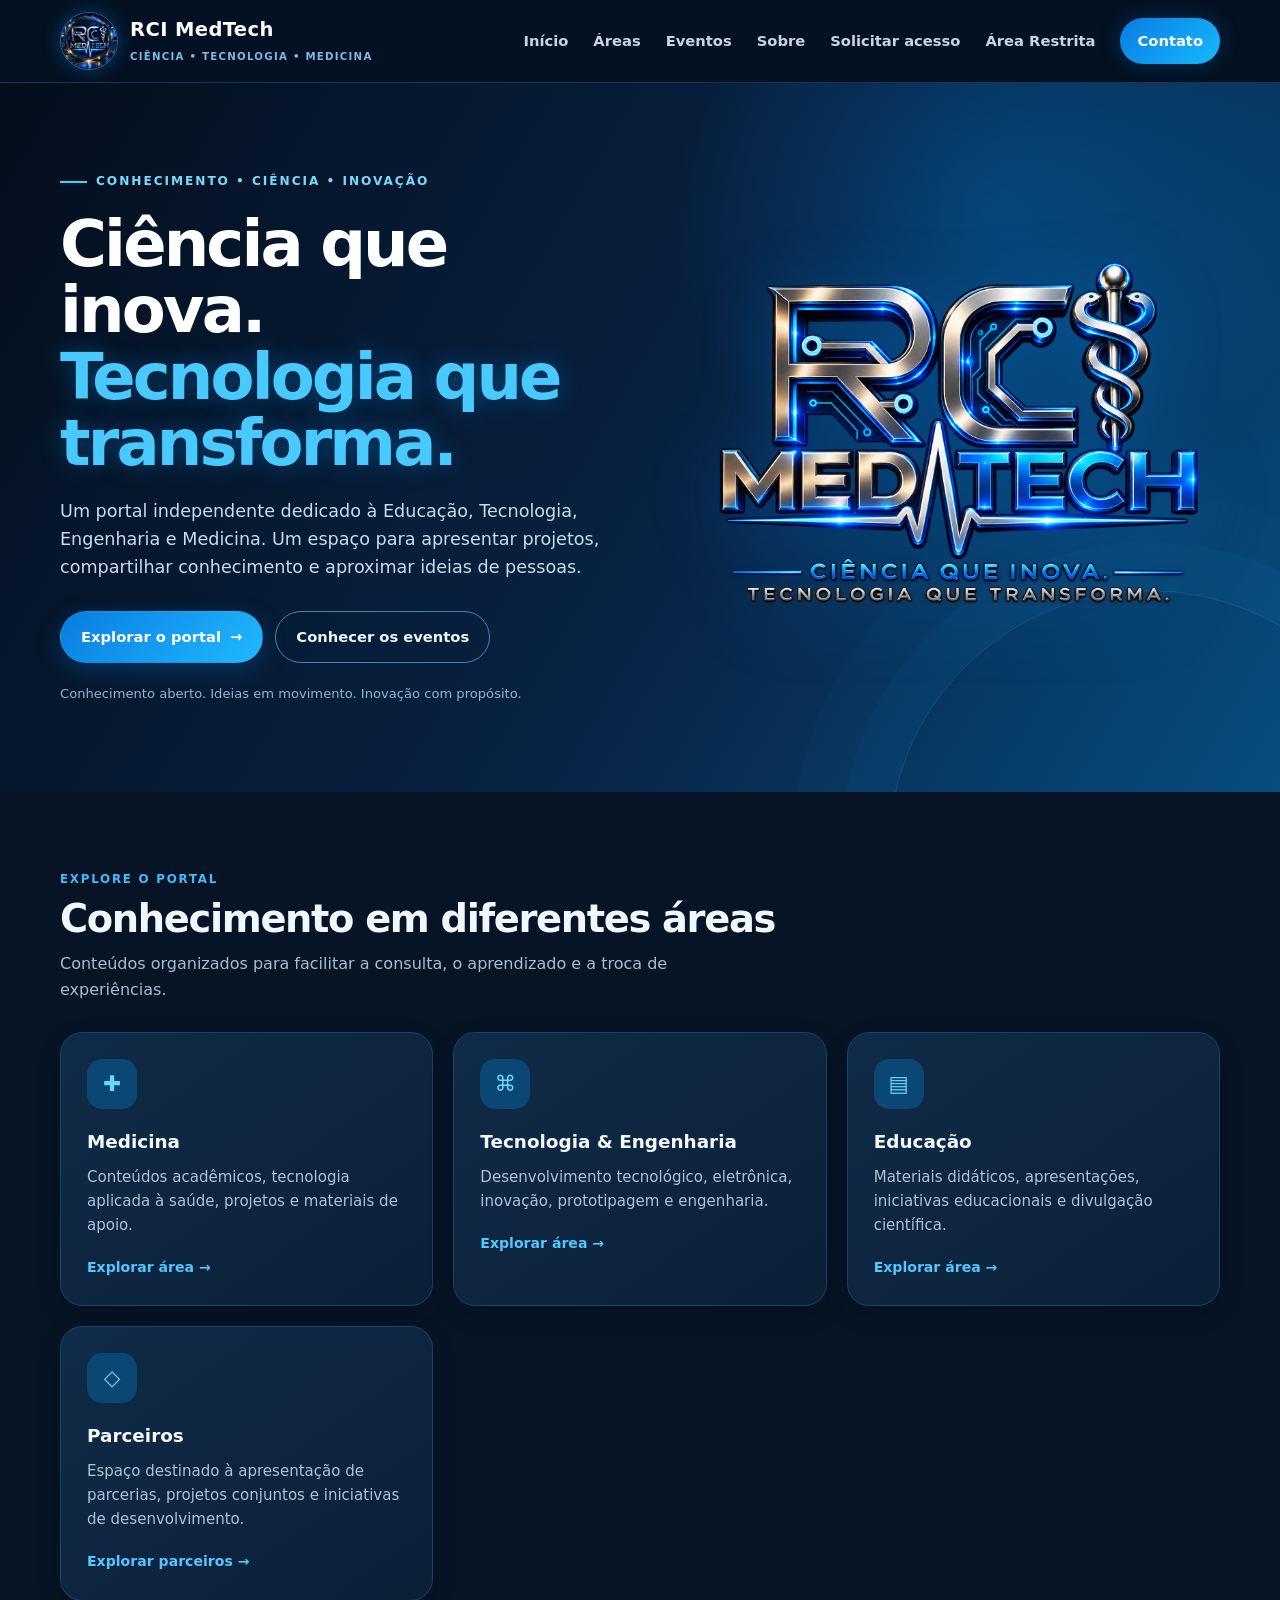
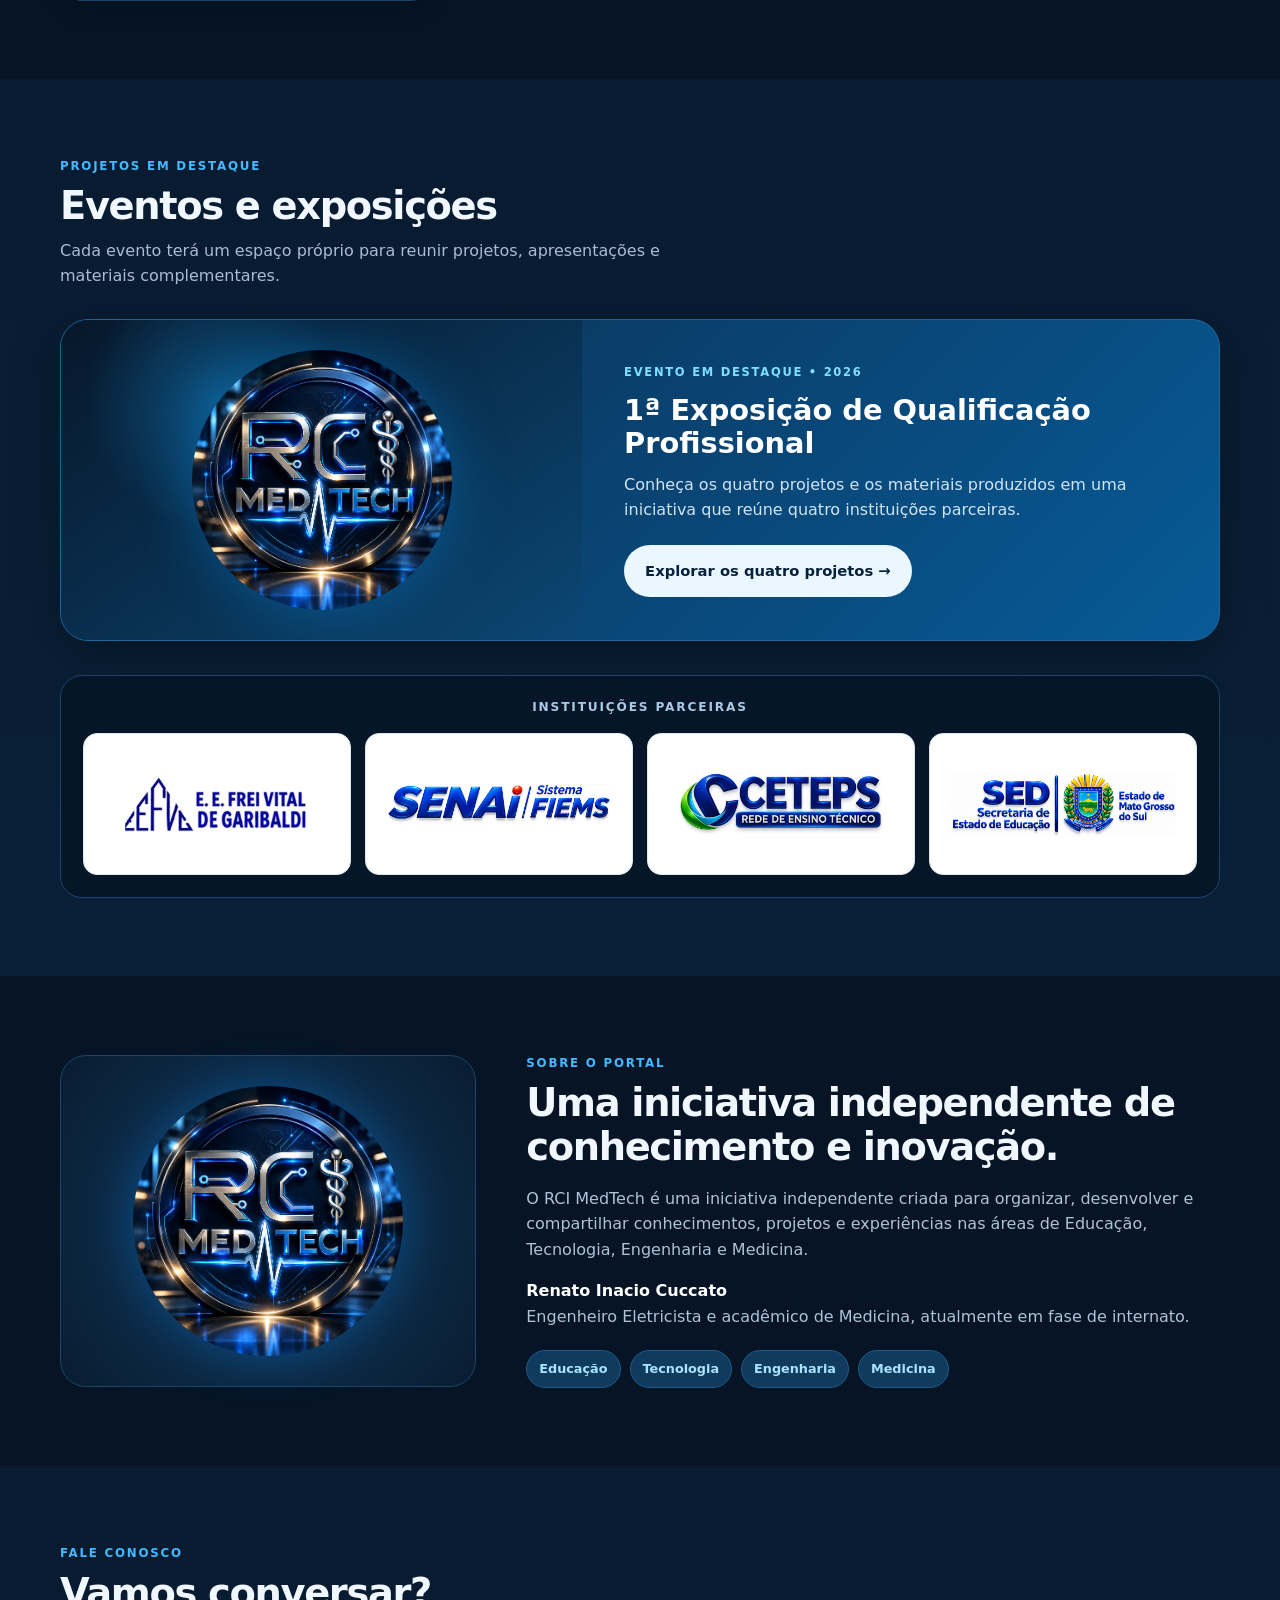
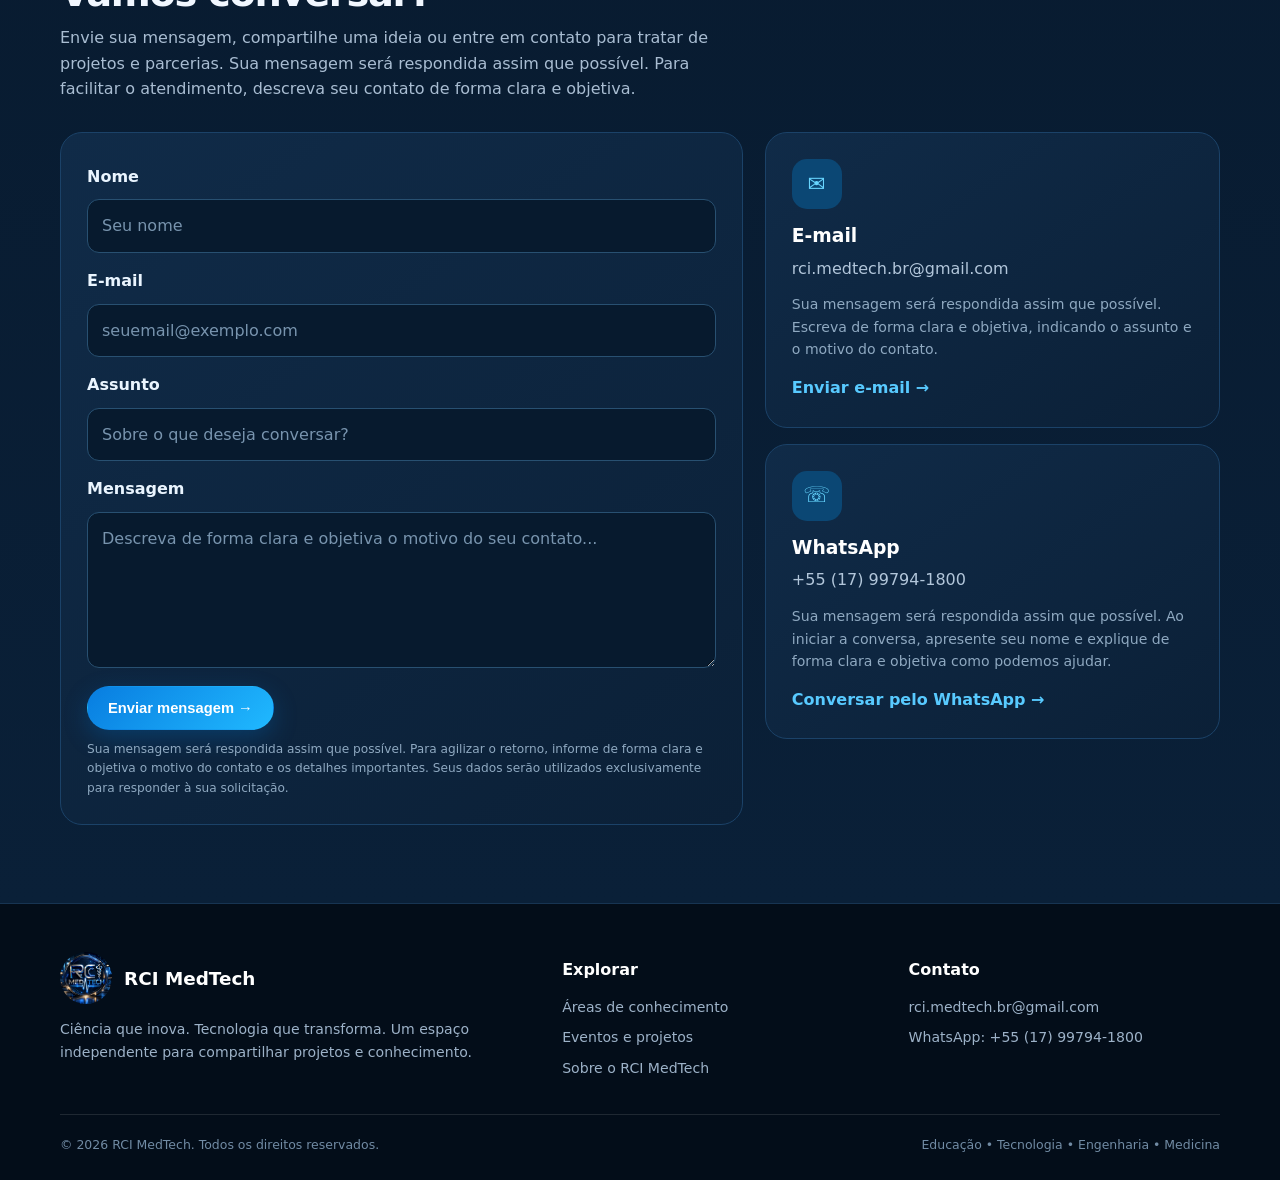
<file: index.html>
<!doctype html>
<html lang="pt-BR">
<head>
<meta charset="utf-8"><meta name="viewport" content="width=device-width, initial-scale=1">
<meta name="description" content="RCI MedTech — portal independente de Educação, Tecnologia, Engenharia e Medicina. Ciência que inova. Tecnologia que transforma.">
<meta name="theme-color" content="#061426">
<title>RCI MedTech | Ciência que inova. Tecnologia que transforma.</title>
<link rel="icon" type="image/png" href="assets/img/logo-emblema.png">
<link rel="stylesheet" href="assets/css/style.css">
</head>
<body>
<header class="site-header"><div class="container nav-wrap">
 <a class="brand" href="index.html" aria-label="RCI MedTech - início"><img src="assets/img/logo-emblema.png" alt="Emblema RCI MedTech"><span><span class="brand-name">RCI MedTech</span><span class="brand-tag">CIÊNCIA • TECNOLOGIA • MEDICINA</span></span></a>
 <button class="menu-toggle" aria-label="Abrir menu" aria-expanded="false">☰</button>
<nav class="nav" aria-label="Navegação principal">
  <a href="#inicio">Início</a>
  <a href="#areas">Áreas</a>
  <a href="eventos/senai-ceteps-2026/index.html">Eventos</a>
  <a href="#sobre">Sobre</a>
  <a href="cadastro.html">Solicitar acesso</a>
  <a href="area-restrita.html">Área Restrita</a>
  <a class="nav-cta" href="#contato">Contato</a>
</nav>
</div></header>
<main>
<section class="hero" id="inicio"><div class="container hero-grid"><div>
 <div class="eyebrow">Conhecimento • Ciência • Inovação</div>
 <h1>Ciência que inova.<br><span>Tecnologia que transforma.</span></h1>
 <p class="hero-copy">Um portal independente dedicado à Educação, Tecnologia, Engenharia e Medicina. Um espaço para apresentar projetos, compartilhar conhecimento e aproximar ideias de pessoas.</p>
 <div class="actions"><a class="btn btn-primary" href="#areas">Explorar o portal <span>→</span></a><a class="btn btn-outline" href="eventos/senai-ceteps-2026/index.html">Conhecer os eventos</a></div>
 <div class="hero-note">Conhecimento aberto. Ideias em movimento. Inovação com propósito.</div>
 </div><div class="hero-mark"><img src="assets/img/logo-principal.png" alt="RCI MedTech — Ciência que inova. Tecnologia que transforma."></div></div></section>
<section class="section" id="areas"><div class="container"><div class="section-head"><div><div class="kicker">Explore o portal</div><h2>Conhecimento em diferentes áreas</h2><p class="section-intro">Conteúdos organizados para facilitar a consulta, o aprendizado e a troca de experiências.</p></div></div>
 
<div class="cards">
  <article class="card">
    <div class="card-icon">✚</div>
    <h3>Medicina</h3>
    <p>Conteúdos acadêmicos, tecnologia aplicada à saúde, projetos e materiais de apoio.</p>
    <a class="card-link" href="areas/medicina/index.html">Explorar área →</a>
  </article>

  <article class="card">
    <div class="card-icon">⌘</div>
    <h3>Tecnologia & Engenharia</h3>
    <p>Desenvolvimento tecnológico, eletrônica, inovação, prototipagem e engenharia.</p>
    <a class="card-link" href="areas/tecnologia/index.html">Explorar área →</a>
  </article>

  <article class="card">
    <div class="card-icon">▤</div>
    <h3>Educação</h3>
    <p>Materiais didáticos, apresentações, iniciativas educacionais e divulgação científica.</p>
    <a class="card-link" href="areas/educacao/index.html">Explorar área →</a>
  </article>

  <article class="card">
    <div class="card-icon">◇</div>
    <h3>Parceiros</h3>
    <p>Espaço destinado à apresentação de parcerias, projetos conjuntos e iniciativas de desenvolvimento.</p>
    <a class="card-link" href="areas/parceiros/index.html">Explorar parceiros →</a>
  </article>
</div>
</div></section>
<section class="section section-soft" id="eventos"><div class="container"><div class="section-head"><div><div class="kicker">Projetos em destaque</div><h2>Eventos e exposições</h2><p class="section-intro">Cada evento terá um espaço próprio para reunir projetos, apresentações e materiais complementares.</p></div></div>
 <div class="event-feature"><div class="event-art"><img src="assets/img/logo-emblema.png" alt="Emblema RCI MedTech"></div><div class="event-content"><div class="event-label">Evento em destaque • 2026</div><h3>1ª Exposição de Qualificação Profissional</h3><p>Conheça os quatro projetos e os materiais produzidos em uma iniciativa que reúne quatro instituições parceiras.</p><a class="btn" href="eventos/senai-ceteps-2026/index.html">Explorar os quatro projetos →</a></div></div>
 <div class="partner-strip" aria-label="Instituições parceiras da exposição">
  <div class="partner-strip-title">Instituições parceiras</div>
  <div class="partner-strip-grid">
   <div class="partner-logo"><img src="assets/img/parceiro-escola-frei-vital.png" alt="Escola Estadual Frei Vital de Garibaldi"></div>
   <div class="partner-logo"><img src="assets/img/parceiro-senai-fiems.png" alt="SENAI Sistema FIEMS"></div>
   <div class="partner-logo"><img src="assets/img/parceiro-ceteps.png" alt="CETEPS Rede de Ensino Técnico"></div>
   <div class="partner-logo"><img src="assets/img/parceiro-sed-ms.png" alt="Secretaria de Estado de Educação e Governo de Mato Grosso do Sul"></div>
  </div>
 </div>
</div></section>
<section class="section" id="sobre"><div class="container about-grid"><div class="about-logo"><img src="assets/img/logo-emblema.png" alt="Emblema RCI MedTech"></div><div class="about-text"><div class="kicker">Sobre o portal</div><h2>Uma iniciativa independente de conhecimento e inovação.</h2>
 <p>O RCI MedTech é uma iniciativa independente criada para organizar, desenvolver e compartilhar conhecimentos, projetos e experiências nas áreas de Educação, Tecnologia, Engenharia e Medicina.</p>
 <p><strong>Renato Inacio Cuccato</strong><br>Engenheiro Eletricista e acadêmico de Medicina, atualmente em fase de internato.</p>
 <div class="pill-row"><span class="pill">Educação</span><span class="pill">Tecnologia</span><span class="pill">Engenharia</span><span class="pill">Medicina</span></div>
 </div></div></section>
<section class="section section-soft" id="contato"><div class="container"><div class="section-head"><div><div class="kicker">Fale conosco</div><h2>Vamos conversar?</h2><p class="section-intro">Envie sua mensagem, compartilhe uma ideia ou entre em contato para tratar de projetos e parcerias. Sua mensagem será respondida assim que possível. Para facilitar o atendimento, descreva seu contato de forma clara e objetiva.</p></div></div>
 <div class="contact-grid"><form class="contact-form" action="https://formsubmit.co/rci.medtech.br@gmail.com" method="POST">
  <input type="hidden" name="_subject" value="Nova mensagem pelo portal RCI MedTech"><input type="hidden" name="_template" value="table"><input type="hidden" name="_captcha" value="true"><input type="text" name="_honey" style="display:none">
  <label for="nome">Nome</label><input id="nome" name="name" type="text" placeholder="Seu nome" required>
  <label for="email">E-mail</label><input id="email" name="email" type="email" placeholder="seuemail@exemplo.com" required>
  <label for="assunto">Assunto</label><input id="assunto" name="subject" type="text" placeholder="Sobre o que deseja conversar?" required>
  <label for="mensagem">Mensagem</label><textarea id="mensagem" name="message" rows="5" placeholder="Descreva de forma clara e objetiva o motivo do seu contato..." required></textarea>
  <button class="btn btn-primary" type="submit">Enviar mensagem →</button>
  <small>Sua mensagem será respondida assim que possível. Para agilizar o retorno, informe de forma clara e objetiva o motivo do contato e os detalhes importantes. Seus dados serão utilizados exclusivamente para responder à sua solicitação.</small>
 </form><aside class="contact-side"><div class="contact-option"><div class="card-icon">✉</div><h3>E-mail</h3><p>rci.medtech.br@gmail.com</p><p class="contact-note">Sua mensagem será respondida assim que possível. Escreva de forma clara e objetiva, indicando o assunto e o motivo do contato.</p><a href="mailto:rci.medtech.br@gmail.com">Enviar e-mail →</a></div><div class="contact-option"><div class="card-icon">☏</div><h3>WhatsApp</h3><p>+55 (17) 99794-1800</p><p class="contact-note">Sua mensagem será respondida assim que possível. Ao iniciar a conversa, apresente seu nome e explique de forma clara e objetiva como podemos ajudar.</p><a class="whatsapp-link" href="https://wa.me/5517997941800?text=Ol%C3%A1%2C%20acessei%20o%20portal%20RCI%20MedTech%20e%20gostaria%20de%20entrar%20em%20contato." target="_blank" rel="noopener">Conversar pelo WhatsApp →</a></div></aside></div>
</div></section>
</main>
<footer class="site-footer"><div class="container"><div class="footer-grid"><div><div class="footer-brand"><img src="assets/img/logo-emblema.png" alt=""><strong>RCI MedTech</strong></div><p>Ciência que inova. Tecnologia que transforma. Um espaço independente para compartilhar projetos e conhecimento.</p></div><div><h4>Explorar</h4><div class="footer-links"><a href="#areas">Áreas de conhecimento</a><a href="eventos/senai-ceteps-2026/index.html">Eventos e projetos</a><a href="#sobre">Sobre o RCI MedTech</a></div></div><div><h4>Contato</h4><div class="footer-links"><a href="mailto:rci.medtech.br@gmail.com">rci.medtech.br@gmail.com</a><a href="https://wa.me/5517997941800" target="_blank" rel="noopener">WhatsApp: +55 (17) 99794-1800</a></div></div></div><div class="footer-bottom"><span>© 2026 RCI MedTech. Todos os direitos reservados.</span><span>Educação • Tecnologia • Engenharia • Medicina</span></div></div></footer>
<script src="assets/js/main.js"></script>
<script data-goatcounter="https://rci-medtech.goatcounter.com/count"
        async src="//gc.zgo.at/count.js"></script>
</body></html>
</file>
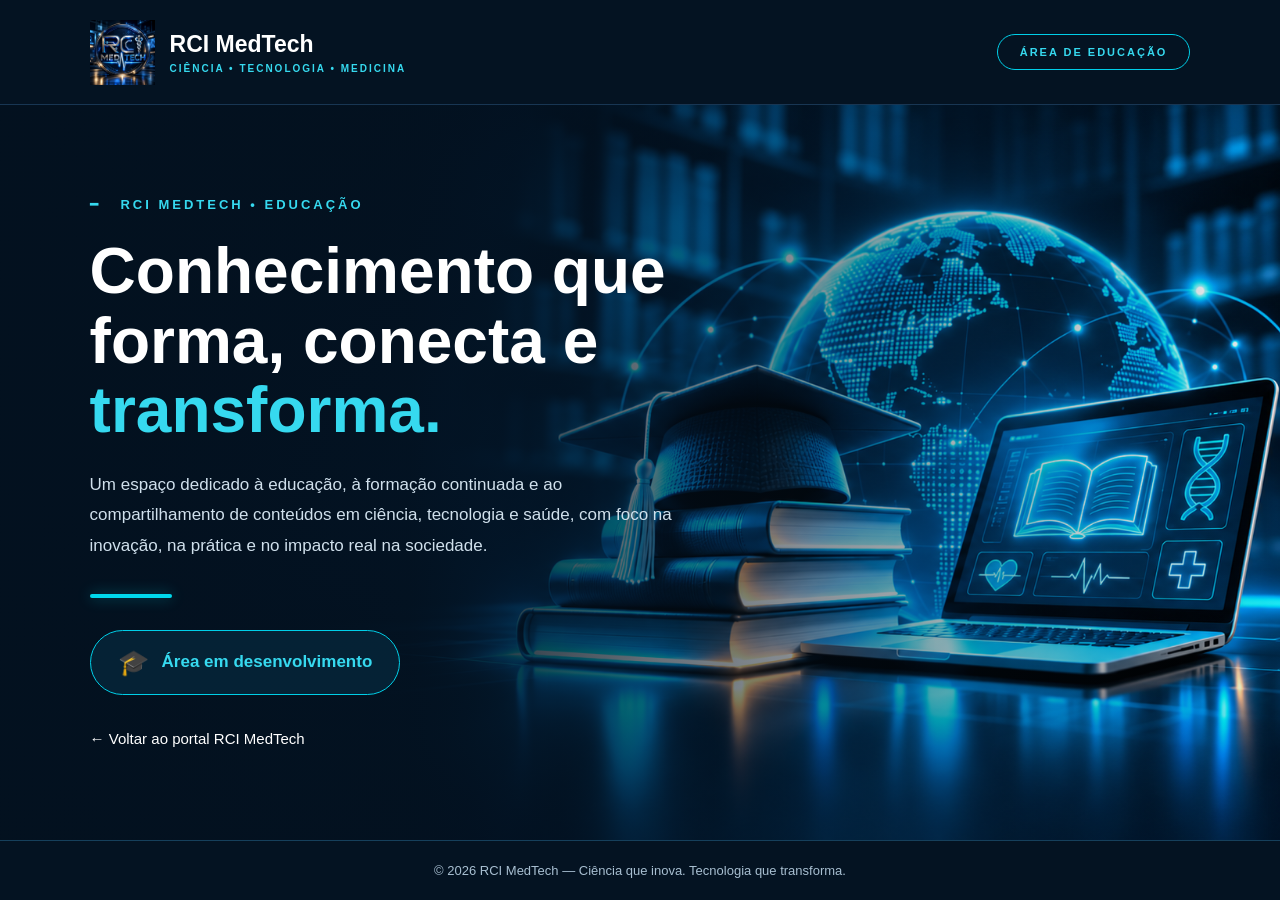
<file: areas/educacao/index.html>
<!DOCTYPE html>
<html lang="pt-BR">
<head>
<meta charset="UTF-8">
<meta name="viewport" content="width=device-width, initial-scale=1.0">
<meta name="theme-color" content="#061426">

<title>Educação | RCI MedTech</title>

<link rel="icon" type="image/png" href="../../assets/img/logo-emblema.png">

<style>
* {
    box-sizing: border-box;
    margin: 0;
    padding: 0;
}

body {
    font-family: Arial, sans-serif;
    background: #061426;
    color: #ffffff;
    min-height: 100vh;
    display: flex;
    flex-direction: column;
}

header {
    min-height: 105px;
    padding: 18px 7%;
    border-bottom: 1px solid #183653;
    display: flex;
    align-items: center;
    justify-content: space-between;
    gap: 20px;
    background: #041322;
    position: relative;
    z-index: 2;
}

.brand {
    display: flex;
    align-items: center;
    gap: 15px;
}

.brand img {
    width: 65px;
    height: 65px;
    object-fit: contain;
}

.brand-name {
    font-size: 23px;
    font-weight: bold;
}

.brand-name small {
    display: block;
    color: #36d9ef;
    font-size: 10px;
    letter-spacing: 2px;
    margin-top: 5px;
}

.header-tag {
    padding: 11px 22px;
    border: 1px solid #00cfe8;
    border-radius: 30px;
    color: #36d9ef;
    font-size: 11px;
    font-weight: bold;
    letter-spacing: 2px;
}

main {
    flex: 1;
    display: flex;
    align-items: center;
    min-height: 650px;
    padding: 65px 7%;
    background:
        linear-gradient(
            90deg,
            rgba(3, 17, 31, 0.98) 0%,
            rgba(3, 17, 31, 0.94) 32%,
            rgba(3, 17, 31, 0.60) 51%,
            rgba(3, 17, 31, 0.05) 100%
        ),
        url("../../assets/img/educacao-hero.png") center center / cover no-repeat;
}

.content {
    width: 100%;
    max-width: 650px;
    position: relative;
    z-index: 1;
}

.label {
    color: #36d9ef;
    font-size: 13px;
    font-weight: bold;
    letter-spacing: 3px;
    margin-bottom: 25px;
}

h1 {
    font-size: clamp(38px, 5vw, 64px);
    line-height: 1.08;
    margin-bottom: 25px;
    font-weight: 700;
}

h1 span {
    color: #36d9ef;
}

.description {
    color: #d0e0ec;
    font-size: 17px;
    line-height: 1.8;
    max-width: 610px;
    margin-bottom: 30px;
}

.accent-line {
    width: 82px;
    height: 4px;
    border-radius: 5px;
    background: #00d8ed;
    margin: 32px 0;
    box-shadow: 0 0 14px rgba(0, 216, 237, 0.4);
}

.status {
    display: inline-flex;
    align-items: center;
    gap: 13px;
    padding: 17px 27px;
    border: 1px solid #00cfe8;
    border-radius: 35px;
    color: #36d9ef;
    background: rgba(5, 38, 58, 0.82);
    font-size: 17px;
    font-weight: bold;
}

.status-icon {
    font-size: 25px;
}

.back {
    display: inline-block;
    margin-top: 35px;
    color: #ffffff;
    text-decoration: none;
    font-size: 15px;
    transition: color 0.2s ease;
}

.back:hover {
    color: #36d9ef;
}

footer {
    text-align: center;
    padding: 22px;
    color: #a8bfd1;
    font-size: 13px;
    border-top: 1px solid #16405c;
    background: #041322;
}

@media (max-width: 780px) {
    header {
        padding: 15px 5%;
        min-height: 85px;
    }

    .brand img {
        width: 52px;
        height: 52px;
    }

    .brand-name {
        font-size: 19px;
    }

    .brand-name small {
        font-size: 8px;
        letter-spacing: 1px;
    }

    .header-tag {
        font-size: 9px;
        padding: 9px 12px;
        letter-spacing: 1px;
    }

    main {
        min-height: 680px;
        padding: 55px 7%;
        background:
            linear-gradient(
                90deg,
                rgba(3, 17, 31, 0.97),
                rgba(3, 17, 31, 0.84)
            ),
            url("../../assets/img/educacao-hero.png") 62% center / cover no-repeat;
    }

    .content {
        max-width: 100%;
    }

    h1 {
        font-size: clamp(36px, 9vw, 50px);
    }

    .description {
        font-size: 15px;
    }
}

@media (max-width: 420px) {
    .header-tag {
        display: none;
    }

    .label {
        font-size: 11px;
        letter-spacing: 2px;
    }

    .status {
        font-size: 14px;
        padding: 14px 20px;
    }
}
</style>
</head>

<body>

<header>
    <div class="brand">
        <img src="../../assets/img/logo-emblema.png" alt="RCI MedTech">
        <div class="brand-name">
            RCI MedTech
            <small>CIÊNCIA • TECNOLOGIA • MEDICINA</small>
        </div>
    </div>

    <div class="header-tag">
        ÁREA DE EDUCAÇÃO
    </div>
</header>

<main>
    <div class="content">

        <div class="label">
            ━ &nbsp; RCI MEDTECH • EDUCAÇÃO
        </div>

        <h1>
            Conhecimento que forma, conecta e
            <span>transforma.</span>
        </h1>

        <p class="description">
            Um espaço dedicado à educação, à formação continuada
            e ao compartilhamento de conteúdos em ciência,
            tecnologia e saúde, com foco na inovação,
            na prática e no impacto real na sociedade.
        </p>

        <div class="accent-line"></div>

        <div class="status">
            <span class="status-icon">🎓</span>
            Área em desenvolvimento
        </div>

        <br>

        <a class="back" href="../../index.html">
            ← Voltar ao portal RCI MedTech
        </a>

    </div>
</main>

<footer>
    © 2026 RCI MedTech — Ciência que inova. Tecnologia que transforma.
</footer>

</body>
</html>
</file>
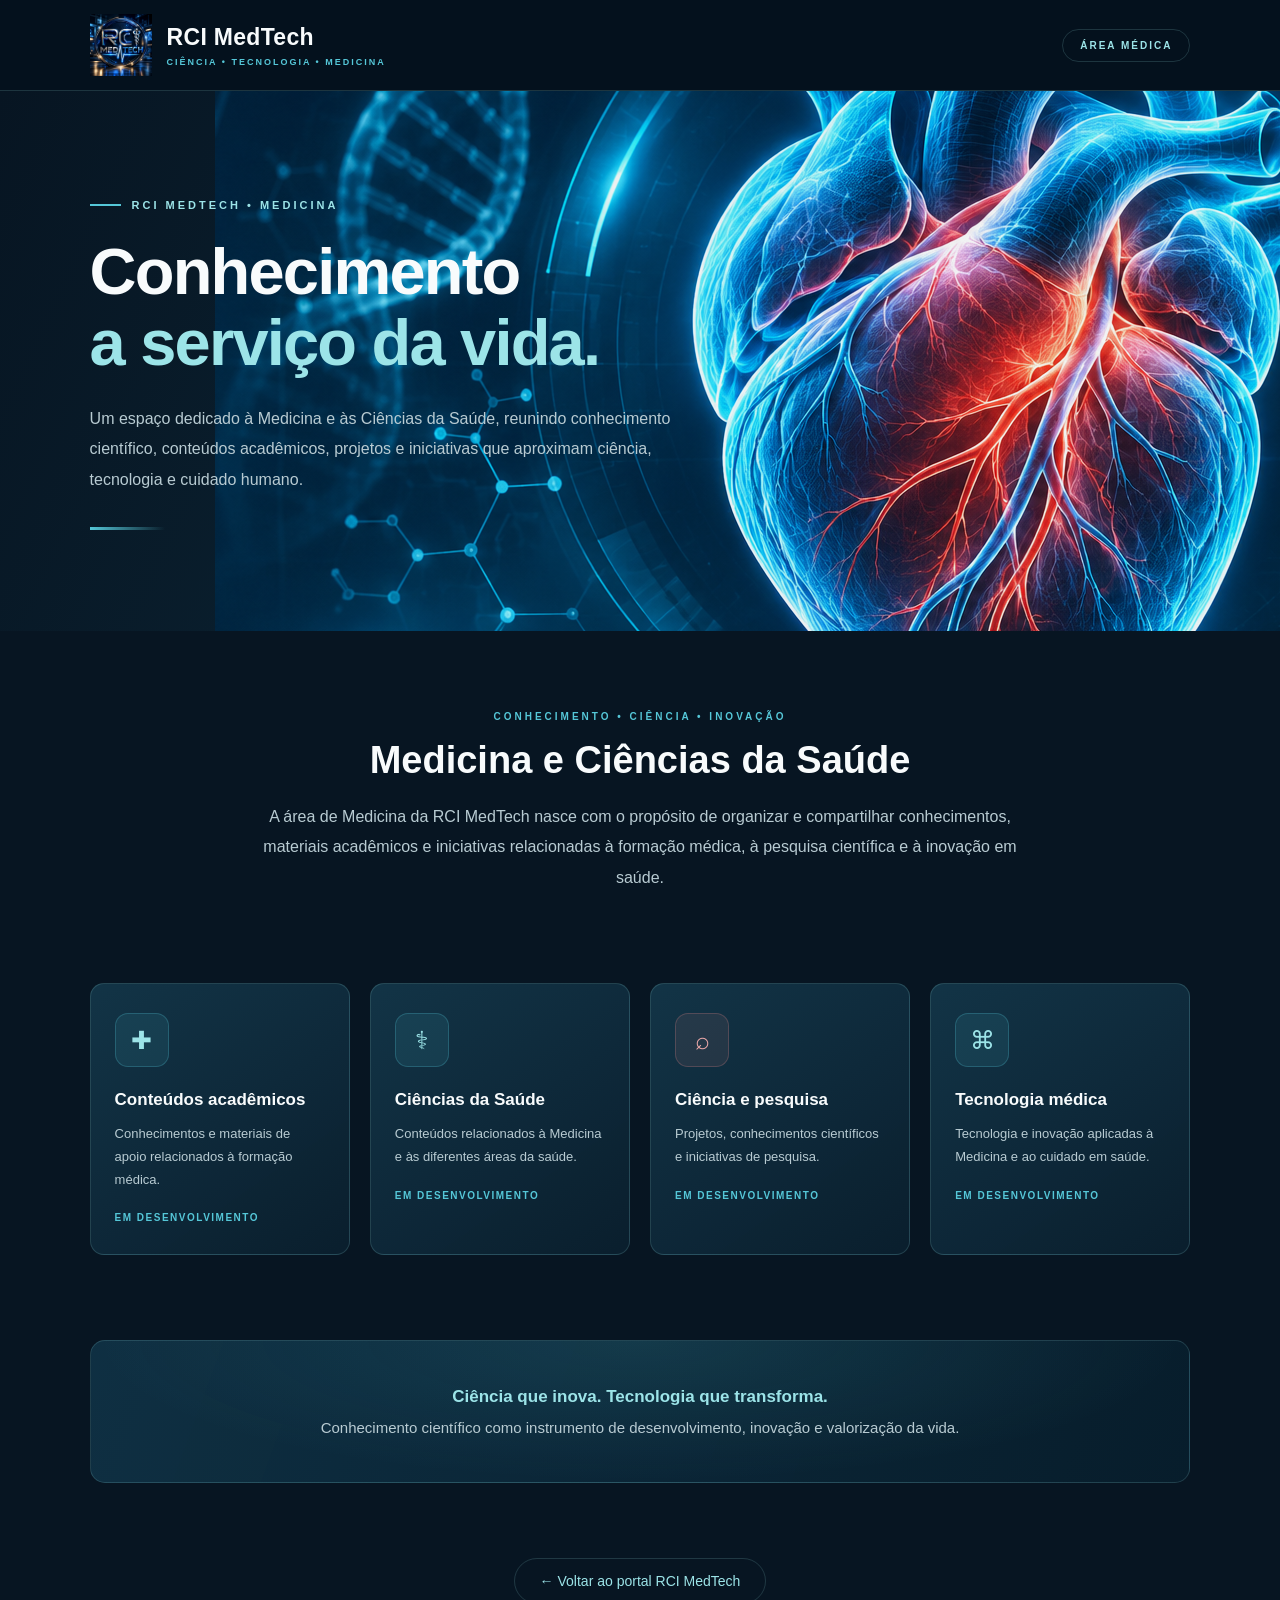
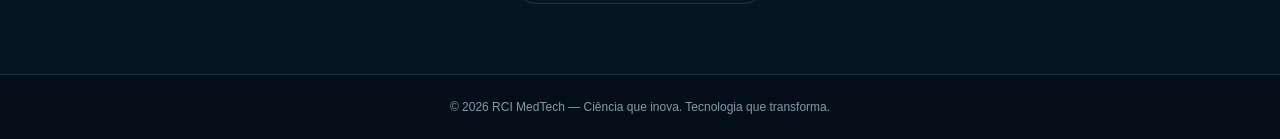
<file: areas/medicina/index.html>
<!DOCTYPE html>
<html lang="pt-BR">

<head>
<meta charset="UTF-8">
<meta name="viewport" content="width=device-width, initial-scale=1.0">
<meta name="theme-color" content="#071522">

<meta name="description" content="RCI MedTech Medicina — conhecimento científico, Medicina, Ciências da Saúde e inovação.">

<title>Medicina | RCI MedTech</title>

<link rel="icon" type="image/png" href="../../assets/img/logo-emblema.png">

<style>

/* =====================================
   IDENTIDADE VISUAL — MEDICINA
===================================== */

:root {
    --bg: #071522;
    --bg-light: #0c2030;
    --panel: #102b3b;
    --panel-light: #153849;

    --cyan: #55c7d8;
    --cyan-light: #9ce4e8;

    --red: #d98282;
    --red-light: #efaaaa;

    --white: #f8fbfc;
    --muted: #b8cbd2;

    --border: rgba(156, 228, 232, 0.17);
}

* {
    box-sizing: border-box;
    margin: 0;
    padding: 0;
}

html {
    scroll-behavior: smooth;
}

body {
    font-family: Arial, Helvetica, sans-serif;
    background: var(--bg);
    color: var(--white);
    min-height: 100vh;
    display: flex;
    flex-direction: column;
    overflow-x: hidden;
}

a {
    color: inherit;
}

/* =====================================
   CABEÇALHO
===================================== */

header {
    width: 100%;
    padding: 14px 7%;
    border-bottom: 1px solid var(--border);
    background: rgba(5, 17, 29, 0.97);

    display: flex;
    align-items: center;
    justify-content: space-between;
    gap: 20px;

    position: relative;
    z-index: 5;
}

.brand {
    display: flex;
    align-items: center;
    gap: 15px;
}

.brand img {
    width: 62px;
    height: 62px;
    object-fit: contain;
}

.brand-name {
    font-size: 23px;
    font-weight: bold;
    letter-spacing: 0.3px;
}

.brand-name small {
    display: block;
    color: var(--cyan);
    font-size: 9px;
    letter-spacing: 2px;
    margin-top: 6px;
}

.header-tag {
    color: var(--cyan-light);
    font-size: 10px;
    font-weight: bold;
    letter-spacing: 2px;
    border: 1px solid var(--border);
    padding: 10px 17px;
    border-radius: 30px;
}

/* =====================================
   CONTEÚDO PRINCIPAL
===================================== */

main {
    flex: 1;
}

/* =====================================
   DESTAQUE PRINCIPAL — MEDICINA
===================================== */

.hero {
    position: relative;
    min-height: 540px;
    padding: 75px 7%;

    display: flex;
    align-items: center;

    overflow: hidden;

    background:
        radial-gradient(
            ellipse at 78% 45%,
            rgba(84, 170, 181, 0.15),
            transparent 43%
        ),
        linear-gradient(
            115deg,
            #071522 0%,
            #0b2434 55%,
            #123747 100%
        );
}

.hero::before {
    content: "";
    position: absolute;

    width: 470px;
    height: 470px;

    right: 5%;
    top: 50%;

    transform: translateY(-50%);

    border: 1px solid rgba(156, 228, 232, 0.12);
    border-radius: 50%;

    box-shadow:
        0 0 0 35px rgba(156, 228, 232, 0.025),
        0 0 0 75px rgba(156, 228, 232, 0.018);
}

.hero-content {
    position: relative;
    z-index: 2;
    max-width: 650px;
}

.eyebrow {
    display: inline-flex;
    align-items: center;
    gap: 11px;

    color: var(--cyan-light);
    font-size: 11px;
    font-weight: bold;
    letter-spacing: 3px;

    margin-bottom: 25px;
}

.eyebrow::before {
    content: "";
    width: 31px;
    height: 2px;
    background: var(--cyan);
}

.hero h1 {
    font-size: clamp(38px, 5.5vw, 65px);
    line-height: 1.1;
    letter-spacing: -1.8px;
    margin-bottom: 25px;
}

.hero h1 span {
    display: block;
    color: var(--cyan-light);
}

.hero p {
    max-width: 600px;
    color: var(--muted);
    font-size: 16px;
    line-height: 1.9;
}

.hero-line {
    width: 75px;
    height: 3px;
    margin-top: 32px;

    background: linear-gradient(
        90deg,
        var(--cyan),
        transparent
    );
}

/* =====================================
   ILUSTRAÇÃO ANATÔMICA
===================================== */

.anatomy-visual {
    position: absolute;
    z-index: 1;

    width: 390px;
    height: 440px;

    right: 8%;
    top: 50%;

    transform: translateY(-50%);

    display: flex;
    align-items: center;
    justify-content: center;

    opacity: 0.94;
}

.anatomy-visual svg {
    width: 100%;
    height: 100%;
    overflow: visible;

    filter: drop-shadow(
        0 0 18px rgba(85, 199, 216, 0.12)
    );
}

.anatomy-ring {
    fill: none;
    stroke: rgba(156, 228, 232, 0.15);
    stroke-width: 1;
}

.anatomy-body {
    fill: rgba(85, 199, 216, 0.07);
    stroke: #8edce2;
    stroke-width: 2;
    stroke-linecap: round;
    stroke-linejoin: round;
}

.anatomy-detail {
    fill: none;
    stroke: #d98282;
    stroke-width: 2;
    stroke-linecap: round;
    stroke-linejoin: round;
}

.anatomy-line {
    fill: none;
    stroke: rgba(156, 228, 232, 0.65);
    stroke-width: 1.3;
    stroke-linecap: round;
}

.anatomy-dot {
    fill: var(--red-light);
}

/* =====================================
   APRESENTAÇÃO
===================================== */

.intro {
    padding: 80px 7% 55px;
    text-align: center;
}

.section-label {
    color: var(--cyan);
    font-size: 10px;
    font-weight: bold;
    letter-spacing: 3px;
    margin-bottom: 17px;
}

.intro h2 {
    font-size: clamp(27px, 4vw, 38px);
    margin-bottom: 20px;
}

.intro p {
    max-width: 790px;
    margin: auto;

    color: var(--muted);
    font-size: 16px;
    line-height: 1.9;
}

/* =====================================
   BLOCOS TEMÁTICOS
===================================== */

.areas {
    padding: 35px 7% 85px;
}

.area-grid {
    display: grid;
    grid-template-columns: repeat(4, 1fr);
    gap: 20px;

    max-width: 1250px;
    margin: auto;
}

.area-card {
    position: relative;
    min-height: 235px;

    padding: 29px 24px;

    background: linear-gradient(
        145deg,
        rgba(19, 54, 72, 0.96),
        rgba(10, 31, 46, 0.98)
    );

    border: 1px solid var(--border);
    border-radius: 14px;

    transition:
        transform 0.3s ease,
        border-color 0.3s ease,
        background 0.3s ease;
}

.area-card:hover {
    transform: translateY(-6px);
    border-color: rgba(85, 199, 216, 0.55);
    background: linear-gradient(
        145deg,
        #174458,
        #102d40
    );
}

.card-icon {
    width: 54px;
    height: 54px;

    display: flex;
    align-items: center;
    justify-content: center;

    border-radius: 13px;

    background: rgba(85, 199, 216, 0.10);
    border: 1px solid rgba(85, 199, 216, 0.25);

    color: var(--cyan-light);
    font-size: 25px;

    margin-bottom: 23px;
}

.area-card:nth-child(3) .card-icon {
    color: var(--red-light);
    background: rgba(217, 130, 130, 0.10);
    border-color: rgba(217, 130, 130, 0.25);
}

.area-card h3 {
    font-size: 17px;
    margin-bottom: 13px;
}

.area-card p {
    color: var(--muted);
    font-size: 13px;
    line-height: 1.75;
}

.card-status {
    display: inline-block;
    margin-top: 21px;

    color: var(--cyan);
    font-size: 10px;
    font-weight: bold;
    letter-spacing: 1.5px;
    text-transform: uppercase;
}

/* =====================================
   MENSAGEM INSTITUCIONAL
===================================== */

.science {
    position: relative;

    margin: 0 7% 75px;
    padding: 40px 35px;

    text-align: center;

    border: 1px solid var(--border);
    border-radius: 15px;

    background:
        radial-gradient(
            ellipse at 50% 0%,
            rgba(85, 199, 216, 0.12),
            transparent 70%
        ),
        linear-gradient(
            110deg,
            rgba(16, 52, 72, 0.85),
            rgba(8, 30, 45, 0.9)
        );
}

.science p {
    color: var(--muted);
    font-size: 15px;
    line-height: 1.9;
}

.science strong {
    color: var(--cyan-light);
    font-size: 17px;
}

/* =====================================
   RETORNO AO PORTAL
===================================== */

.back-area {
    text-align: center;
    padding: 0 20px 70px;
}

.back {
    display: inline-block;

    color: var(--cyan-light);
    text-decoration: none;
    font-size: 14px;

    padding: 14px 25px;

    border: 1px solid var(--border);
    border-radius: 30px;

    transition: 0.3s;
}

.back:hover {
    background: rgba(85, 199, 216, 0.10);
    border-color: var(--cyan);
    transform: translateY(-2px);
}

/* =====================================
   RODAPÉ
===================================== */

footer {
    padding: 25px 7%;
    text-align: center;

    color: #829ba9;
    font-size: 12px;

    border-top: 1px solid var(--border);
    background: #040e18;
}

/* =====================================
   RESPONSIVIDADE
===================================== */

@media (max-width: 1050px) {

    .anatomy-visual {
        right: 1%;
        width: 340px;
        opacity: 0.65;
    }

    .hero-content {
        max-width: 620px;
    }

    .area-grid {
        grid-template-columns: repeat(2, 1fr);
    }
}

@media (max-width: 700px) {

    header {
        padding: 13px 5%;
    }

    .brand img {
        width: 50px;
        height: 50px;
    }

    .brand-name {
        font-size: 19px;
    }

    .brand-name small {
        font-size: 7px;
        letter-spacing: 1px;
    }

    .header-tag {
        font-size: 8px;
        padding: 8px 10px;
        letter-spacing: 1px;
    }

    .hero {
        min-height: 520px;
        padding: 65px 7%;
        align-items: flex-start;
    }

    .hero-content {
        max-width: 100%;
    }

    .hero::before {
        width: 300px;
        height: 300px;
        right: -25%;
        top: 70%;
    }

    .anatomy-visual {
        width: 220px;
        height: 250px;
        right: -15px;
        top: auto;
        bottom: -35px;
        transform: none;
        opacity: 0.35;
    }

    .hero h1 {
        font-size: clamp(37px, 10vw, 51px);
    }

    .hero p {
        font-size: 14px;
        line-height: 1.8;
    }

    .intro {
        padding: 60px 7% 35px;
    }

    .intro p {
        font-size: 14px;
    }

    .areas {
        padding: 25px 6% 60px;
    }

    .area-grid {
        grid-template-columns: 1fr;
        gap: 15px;
    }

    .area-card {
        min-height: 190px;
    }

    .science {
        margin: 0 6% 55px;
        padding: 28px 20px;
    }

    .science strong {
        font-size: 15px;
    }
}

@media (prefers-reduced-motion: reduce) {
    html {
        scroll-behavior: auto;
    }

    *,
    *::before,
    *::after {
        transition-duration: 0.01ms !important;
    }
}


</style>
</head>

<body>

<header>

    <div class="brand">

        <img
            src="../../assets/img/logo-emblema.png"
            alt="Emblema RCI MedTech"
        >

        <div class="brand-name">
            RCI MedTech
            <small>CIÊNCIA • TECNOLOGIA • MEDICINA</small>
        </div>

    </div>

    <div class="header-tag">
        ÁREA MÉDICA
    </div>

</header>

<main>

    <!-- DESTAQUE PRINCIPAL -->

    <section class="hero">

        <div class="hero-content">

            <div class="eyebrow">
                RCI MEDTECH • MEDICINA
            </div>

            <h1>
                Conhecimento
                <span>a serviço da vida.</span>
            </h1>

            <p>
                Um espaço dedicado à Medicina e às Ciências da Saúde,
                reunindo conhecimento científico, conteúdos acadêmicos,
                projetos e iniciativas que aproximam ciência,
                tecnologia e cuidado humano.
            </p>

            <div class="hero-line"></div>

        </div>


        <!-- ILUSTRAÇÃO HUMANA ESTILIZADA -->

        <!-- ILUSTRAÇÃO MÉDICA TECNOLÓGICA -->

<div class="anatomy-visual" aria-hidden="true">
    <img
        src="../../assets/img/medicina-anatomia-tech.png"
        alt=""
    >
</div>

    </section>


    <!-- APRESENTAÇÃO -->

    <section class="intro">

        <div class="section-label">
            CONHECIMENTO • CIÊNCIA • INOVAÇÃO
        </div>

        <h2>Medicina e Ciências da Saúde</h2>

        <p>
            A área de Medicina da RCI MedTech nasce com o propósito
            de organizar e compartilhar conhecimentos, materiais
            acadêmicos e iniciativas relacionadas à formação médica,
            à pesquisa científica e à inovação em saúde.
        </p>

    </section>


    <!-- ORGANIZAÇÃO DOS CONTEÚDOS -->

    <section class="areas">

        <div class="area-grid">

            <article class="area-card">

                <div class="card-icon">✚</div>

                <h3>Conteúdos acadêmicos</h3>

                <p>
                    Conhecimentos e materiais de apoio
                    relacionados à formação médica.
                </p>

                <span class="card-status">
                    Em desenvolvimento
                </span>

            </article>


            <article class="area-card">

                <div class="card-icon">⚕</div>

                <h3>Ciências da Saúde</h3>

                <p>
                    Conteúdos relacionados à Medicina
                    e às diferentes áreas da saúde.
                </p>

                <span class="card-status">
                    Em desenvolvimento
                </span>

            </article>


            <article class="area-card">

                <div class="card-icon">⌕</div>

                <h3>Ciência e pesquisa</h3>

                <p>
                    Projetos, conhecimentos científicos
                    e iniciativas de pesquisa.
                </p>

                <span class="card-status">
                    Em desenvolvimento
                </span>

            </article>


            <article class="area-card">

                <div class="card-icon">⌘</div>

                <h3>Tecnologia médica</h3>

                <p>
                    Tecnologia e inovação aplicadas
                    à Medicina e ao cuidado em saúde.
                </p>

                <span class="card-status">
                    Em desenvolvimento
                </span>

            </article>

        </div>

    </section>


    <!-- MENSAGEM INSTITUCIONAL -->

    <section class="science">

        <p>
            <strong>Ciência que inova. Tecnologia que transforma.</strong>
            <br>
            Conhecimento científico como instrumento de desenvolvimento,
            inovação e valorização da vida.
        </p>

    </section>


    <!-- RETORNO AO PORTAL -->

    <div class="back-area">

        <a class="back" href="../../index.html">
            ← Voltar ao portal RCI MedTech
        </a>

    </div>

</main>


<footer>

    © 2026 RCI MedTech — Ciência que inova. Tecnologia que transforma.

</footer>

</body>
</html>
</file>
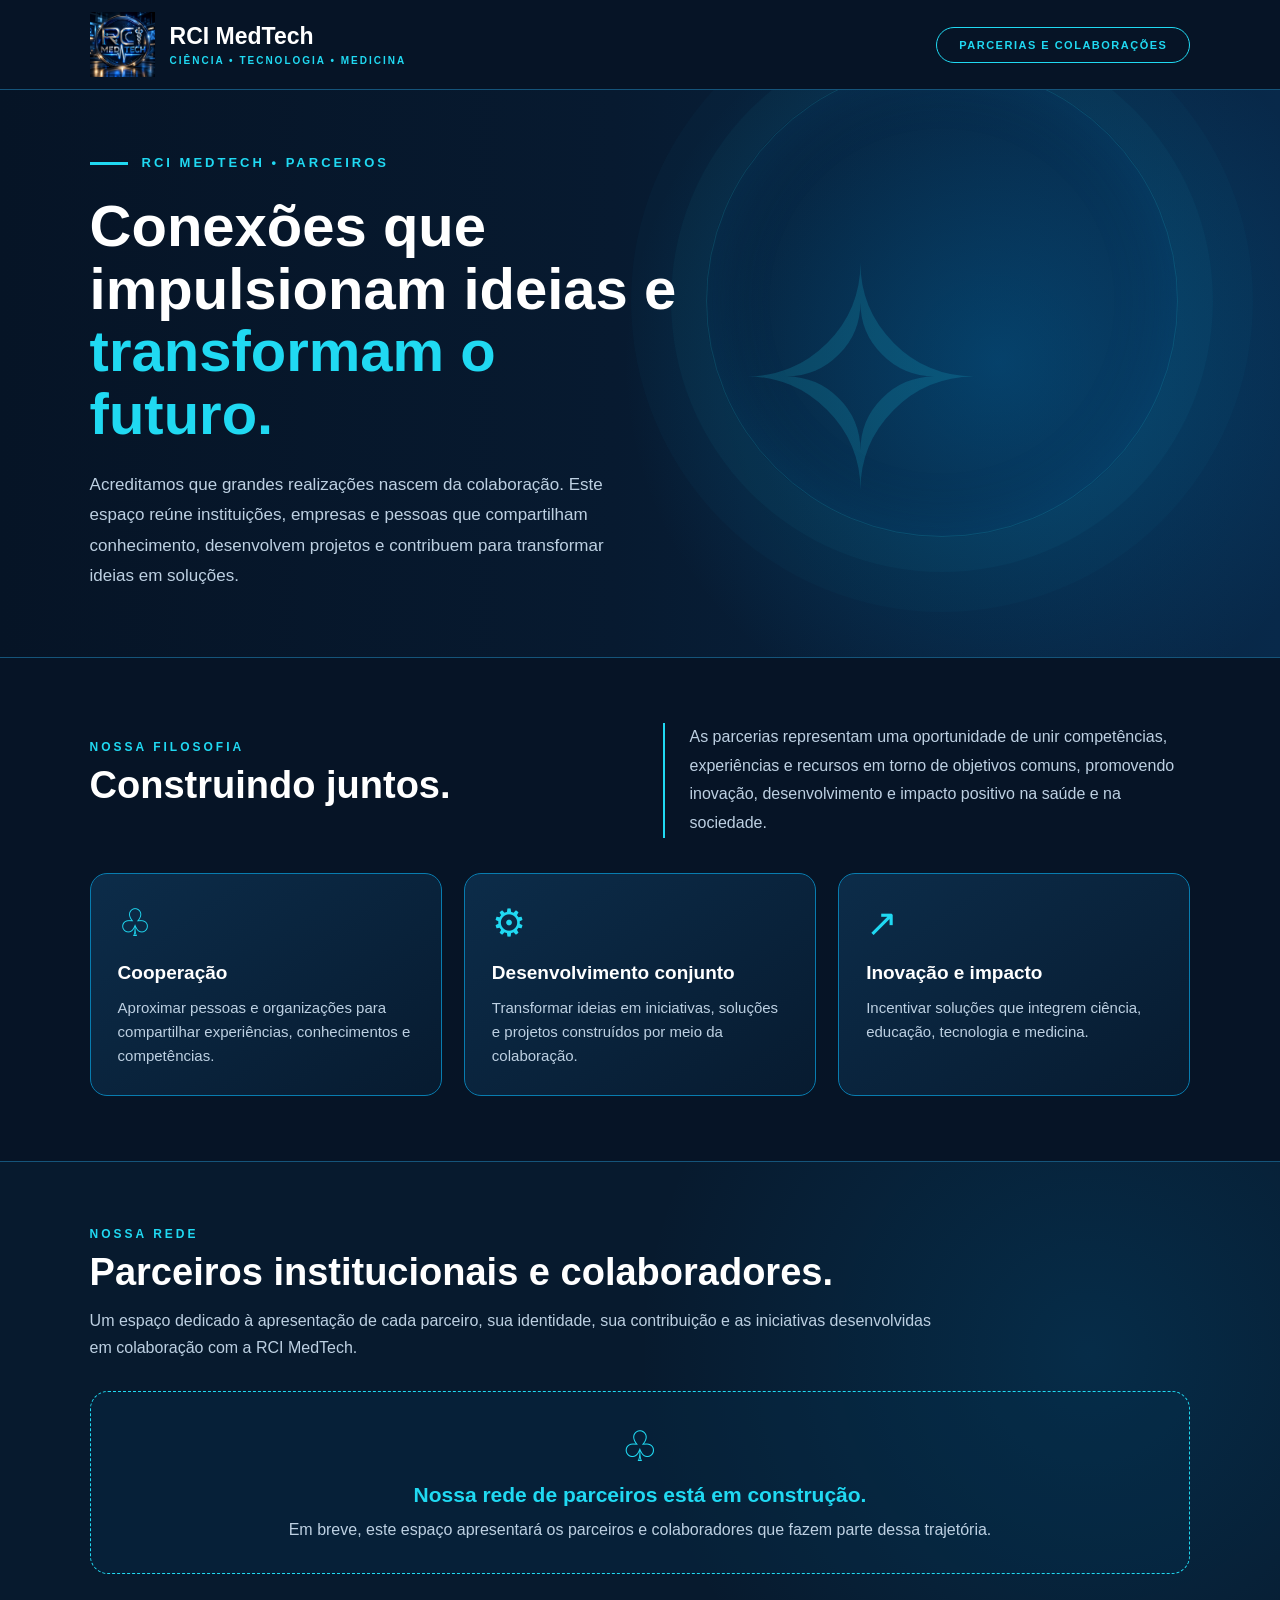
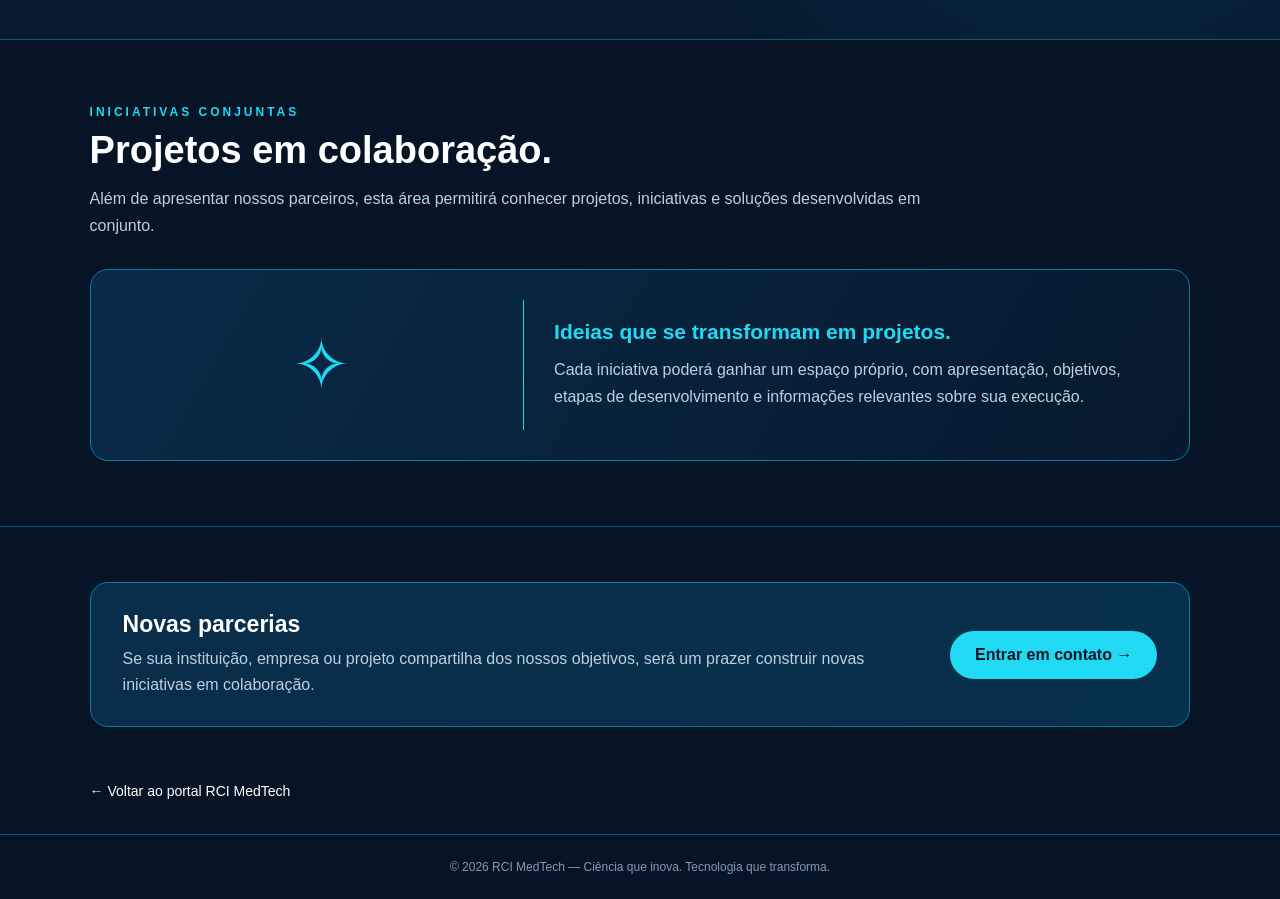
<file: areas/parceiros/index.html>
<!DOCTYPE html>
<html lang="pt-BR">
<head>
<meta charset="UTF-8">
<meta name="viewport" content="width=device-width, initial-scale=1.0">
<meta name="theme-color" content="#061426">

<title>Parceiros | RCI MedTech</title>

<link rel="icon" type="image/png" href="../../assets/img/logo-emblema.png">

<style>
* {
    box-sizing: border-box;
    margin: 0;
    padding: 0;
}

:root {
    --bg: #061426;
    --bg-light: #09213a;
    --cyan: #20d9f2;
    --blue: #078bd0;
    --text: #ffffff;
    --muted: #bdd0e2;
    --border: #15547a;
}

html {
    scroll-behavior: smooth;
}

body {
    font-family: Arial, sans-serif;
    background: var(--bg);
    color: var(--text);
    min-height: 100vh;
}

header {
    min-height: 88px;
    padding: 12px 7%;
    display: flex;
    align-items: center;
    justify-content: space-between;
    gap: 20px;
    border-bottom: 1px solid var(--border);
    background: #061426;
}

.brand-area {
    display: flex;
    align-items: center;
    gap: 15px;
}

header img {
    width: 65px;
    height: 65px;
    object-fit: contain;
}

.brand {
    font-size: 23px;
    font-weight: bold;
}

.brand small {
    display: block;
    color: var(--cyan);
    font-size: 10px;
    letter-spacing: 2px;
    margin-top: 5px;
}

.header-tag {
    color: var(--cyan);
    border: 1px solid var(--cyan);
    border-radius: 30px;
    padding: 11px 22px;
    font-size: 11px;
    font-weight: bold;
    letter-spacing: 1.5px;
    text-align: center;
}

.hero {
    position: relative;
    min-height: 430px;
    display: flex;
    align-items: center;
    padding: 65px 7%;
    overflow: hidden;
    background:
        radial-gradient(circle at 78% 48%, rgba(0,145,220,.28), transparent 36%),
        linear-gradient(90deg, #061426 0%, #071a30 48%, #08294a 100%);
    border-bottom: 1px solid var(--border);
}

.hero::before {
    content: "";
    position: absolute;
    width: 470px;
    height: 470px;
    right: 8%;
    top: -25px;
    border-radius: 50%;
    border: 1px solid rgba(32,217,242,.18);
    box-shadow:
        0 0 0 35px rgba(32,217,242,.035),
        0 0 0 75px rgba(32,217,242,.025),
        inset 0 0 65px rgba(0,145,220,.15);
}

.hero::after {
    content: "✧";
    position: absolute;
    right: 23%;
    top: 25%;
    color: rgba(32,217,242,.16);
    font-size: 300px;
    line-height: 1;
}

.hero-content {
    position: relative;
    z-index: 1;
    max-width: 590px;
}

.eyebrow {
    color: var(--cyan);
    font-size: 13px;
    font-weight: bold;
    letter-spacing: 3px;
    margin-bottom: 25px;
}

.eyebrow::before {
    content: "";
    display: inline-block;
    width: 38px;
    height: 3px;
    background: var(--cyan);
    margin-right: 14px;
    vertical-align: middle;
}

h1 {
    font-size: clamp(38px, 5vw, 58px);
    line-height: 1.08;
    margin-bottom: 24px;
}

h1 span {
    color: var(--cyan);
}

.hero p {
    max-width: 540px;
    color: var(--muted);
    font-size: 17px;
    line-height: 1.8;
}

.section {
    padding: 65px 7%;
    border-bottom: 1px solid var(--border);
}

.section-heading {
    margin-bottom: 30px;
}

.section-label {
    color: var(--cyan);
    font-size: 12px;
    font-weight: bold;
    letter-spacing: 3px;
    margin-bottom: 10px;
}

h2 {
    font-size: clamp(27px, 3.5vw, 38px);
    margin-bottom: 13px;
}

.section-intro {
    color: var(--muted);
    font-size: 16px;
    line-height: 1.7;
    max-width: 850px;
}

.philosophy {
    display: grid;
    grid-template-columns: 1fr 1fr;
    gap: 45px;
    align-items: center;
    margin-bottom: 35px;
}

.philosophy p {
    color: var(--muted);
    line-height: 1.8;
    border-left: 2px solid var(--cyan);
    padding-left: 25px;
}

.cards {
    display: grid;
    grid-template-columns: repeat(3, 1fr);
    gap: 22px;
}

.card {
    background: linear-gradient(145deg, #0c2c49, #071b30);
    border: 1px solid #087caf;
    border-radius: 17px;
    padding: 27px;
    transition: transform .25s, border-color .25s;
}

.card:hover {
    transform: translateY(-5px);
    border-color: var(--cyan);
}

.card-icon {
    font-size: 38px;
    color: var(--cyan);
    margin-bottom: 17px;
}

.card h3 {
    font-size: 19px;
    margin-bottom: 12px;
}

.card p {
    color: var(--muted);
    line-height: 1.6;
    font-size: 15px;
}

.network {
    background:
        radial-gradient(circle at 85% 40%, rgba(0,140,210,.16), transparent 40%),
        #071a2e;
}

.partner-placeholder {
    margin-top: 28px;
    min-height: 170px;
    border: 1px dashed var(--cyan);
    border-radius: 18px;
    background: rgba(8,48,76,.35);
    display: flex;
    flex-direction: column;
    justify-content: center;
    align-items: center;
    text-align: center;
    padding: 30px;
}

.partner-placeholder .symbol {
    font-size: 42px;
    color: var(--cyan);
    margin-bottom: 12px;
}

.partner-placeholder h3 {
    color: var(--cyan);
    font-size: 21px;
    margin-bottom: 10px;
}

.partner-placeholder p {
    color: var(--muted);
    line-height: 1.6;
}

.project-box {
    display: grid;
    grid-template-columns: 1fr 1.5fr;
    gap: 30px;
    align-items: center;
    margin-top: 25px;
    padding: 30px;
    border: 1px solid #087caf;
    border-radius: 18px;
    background: linear-gradient(120deg, #092b49, #07192d);
}

.project-symbol {
    min-height: 130px;
    display: flex;
    justify-content: center;
    align-items: center;
    color: var(--cyan);
    font-size: 70px;
    border-right: 1px solid var(--cyan);
}

.project-box h3 {
    font-size: 21px;
    color: var(--cyan);
    margin-bottom: 12px;
}

.project-box p {
    color: var(--muted);
    line-height: 1.7;
}

.contact-box {
    margin: 55px 7%;
    padding: 28px 32px;
    border: 1px solid #087caf;
    border-radius: 18px;
    background: linear-gradient(100deg, #092d4a, #07304c);
    display: flex;
    align-items: center;
    justify-content: space-between;
    gap: 25px;
}

.contact-box h3 {
    font-size: 23px;
    margin-bottom: 8px;
}

.contact-box p {
    color: var(--muted);
    line-height: 1.6;
}

.contact-button {
    display: inline-block;
    text-decoration: none;
    color: #041426;
    background: var(--cyan);
    padding: 15px 25px;
    border-radius: 30px;
    font-weight: bold;
    white-space: nowrap;
    transition: .2s;
}

.contact-button:hover {
    background: #ffffff;
    transform: translateY(-2px);
}

.back {
    display: inline-block;
    margin: 0 7% 35px;
    color: #ffffff;
    text-decoration: none;
    font-size: 14px;
}

.back:hover {
    color: var(--cyan);
}

footer {
    text-align: center;
    padding: 25px 15px;
    color: #829bb3;
    font-size: 12px;
    border-top: 1px solid var(--border);
}

@media (max-width: 800px) {
    .hero {
        min-height: 390px;
        padding: 55px 7%;
    }

    .hero::before {
        right: -230px;
        opacity: .55;
    }

    .hero::after {
        right: -70px;
        opacity: .45;
    }

    .cards {
        grid-template-columns: 1fr;
    }

    .philosophy {
        grid-template-columns: 1fr;
        gap: 20px;
    }

    .project-box {
        grid-template-columns: 1fr;
    }

    .project-symbol {
        border-right: 0;
        border-bottom: 1px solid var(--cyan);
        min-height: 100px;
    }

    .contact-box {
        flex-direction: column;
        align-items: flex-start;
    }
}

@media (max-width: 520px) {
    header {
        padding: 12px 5%;
    }

    header img {
        width: 52px;
        height: 52px;
    }

    .brand {
        font-size: 19px;
    }

    .brand small {
        font-size: 8px;
        letter-spacing: 1px;
    }

    .header-tag {
        display: none;
    }

    .section {
        padding: 48px 6%;
    }

    .contact-box {
        margin: 40px 6%;
    }
}
</style>
</head>

<body>

<header>
    <div class="brand-area">
        <img src="../../assets/img/logo-emblema.png" alt="RCI MedTech">
        <div class="brand">
            RCI MedTech
            <small>CIÊNCIA • TECNOLOGIA • MEDICINA</small>
        </div>
    </div>

    <div class="header-tag">PARCERIAS E COLABORAÇÕES</div>
</header>

<main>

<section class="hero">
    <div class="hero-content">
        <div class="eyebrow">RCI MEDTECH • PARCEIROS</div>

        <h1>
            Conexões que impulsionam ideias e
            <span>transformam o futuro.</span>
        </h1>

        <p>
            Acreditamos que grandes realizações nascem da colaboração.
            Este espaço reúne instituições, empresas e pessoas que
            compartilham conhecimento, desenvolvem projetos e
            contribuem para transformar ideias em soluções.
        </p>
    </div>
</section>

<section class="section">

    <div class="philosophy">
        <div>
            <div class="section-label">NOSSA FILOSOFIA</div>
            <h2>Construindo juntos.</h2>
        </div>

        <p>
            As parcerias representam uma oportunidade de unir
            competências, experiências e recursos em torno de
            objetivos comuns, promovendo inovação, desenvolvimento
            e impacto positivo na saúde e na sociedade.
        </p>
    </div>

    <div class="cards">

        <article class="card">
            <div class="card-icon">♧</div>
            <h3>Cooperação</h3>
            <p>
                Aproximar pessoas e organizações para compartilhar
                experiências, conhecimentos e competências.
            </p>
        </article>

        <article class="card">
            <div class="card-icon">⚙</div>
            <h3>Desenvolvimento conjunto</h3>
            <p>
                Transformar ideias em iniciativas, soluções e
                projetos construídos por meio da colaboração.
            </p>
        </article>

        <article class="card">
            <div class="card-icon">↗</div>
            <h3>Inovação e impacto</h3>
            <p>
                Incentivar soluções que integrem ciência,
                educação, tecnologia e medicina.
            </p>
        </article>

    </div>
</section>

<section class="section network">

    <div class="section-heading">
        <div class="section-label">NOSSA REDE</div>
        <h2>Parceiros institucionais e colaboradores.</h2>
        <p class="section-intro">
            Um espaço dedicado à apresentação de cada parceiro,
            sua identidade, sua contribuição e as iniciativas
            desenvolvidas em colaboração com a RCI MedTech.
        </p>
    </div>

    <div class="partner-placeholder">
        <div class="symbol">♧</div>
        <h3>Nossa rede de parceiros está em construção.</h3>
        <p>
            Em breve, este espaço apresentará os parceiros e
            colaboradores que fazem parte dessa trajetória.
        </p>
    </div>

</section>

<section class="section">

    <div class="section-heading">
        <div class="section-label">INICIATIVAS CONJUNTAS</div>
        <h2>Projetos em colaboração.</h2>
        <p class="section-intro">
            Além de apresentar nossos parceiros, esta área permitirá
            conhecer projetos, iniciativas e soluções desenvolvidas
            em conjunto.
        </p>
    </div>

    <div class="project-box">
        <div class="project-symbol">✧</div>

        <div>
            <h3>Ideias que se transformam em projetos.</h3>
            <p>
                Cada iniciativa poderá ganhar um espaço próprio,
                com apresentação, objetivos, etapas de desenvolvimento
                e informações relevantes sobre sua execução.
            </p>
        </div>
    </div>

</section>

<section class="contact-box">

    <div>
        <h3>Novas parcerias</h3>
        <p>
            Se sua instituição, empresa ou projeto compartilha
            dos nossos objetivos, será um prazer construir
            novas iniciativas em colaboração.
        </p>
    </div>

    <a class="contact-button" href="../../index.html#contato">
        Entrar em contato →
    </a>

</section>

<a class="back" href="../../index.html">
    ← Voltar ao portal RCI MedTech
</a>

</main>

<footer>
    © 2026 RCI MedTech — Ciência que inova. Tecnologia que transforma.
</footer>

</body>
</html>
</file>
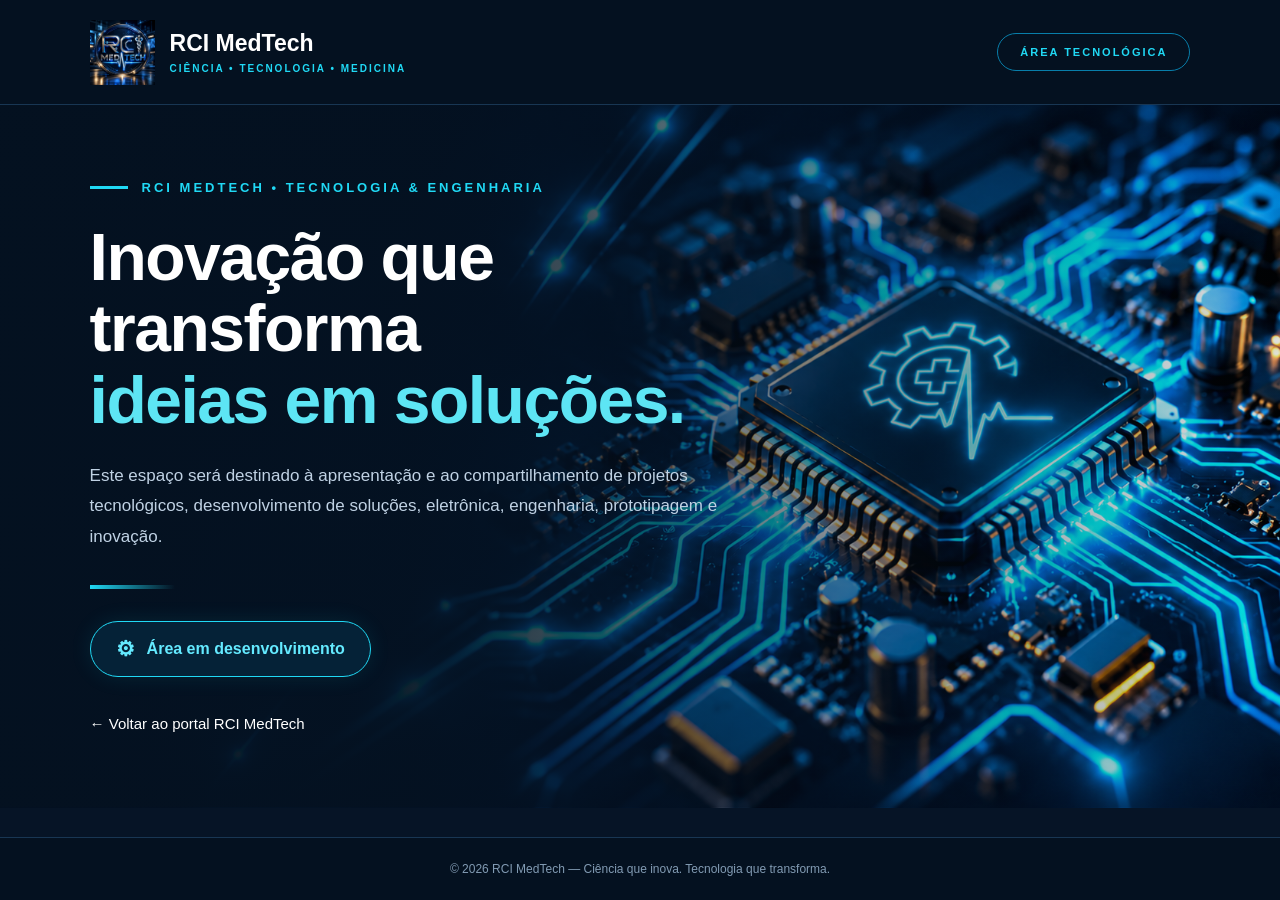
<file: areas/tecnologia/index.html>
<!DOCTYPE html>
<html lang="pt-BR">
<head>
<meta charset="UTF-8">
<meta name="viewport" content="width=device-width, initial-scale=1.0">
<meta name="theme-color" content="#061426">

<title>Tecnologia & Engenharia | RCI MedTech</title>

<link rel="icon" type="image/png" href="../../assets/img/logo-emblema.png">

<style>
* {
    box-sizing: border-box;
    margin: 0;
    padding: 0;
}

:root {
    --navy: #061426;
    --cyan: #20d9f5;
    --blue: #168bff;
    --text: #ffffff;
    --muted: #c0d2e4;
}

html {
    scroll-behavior: smooth;
}

body {
    font-family: Arial, sans-serif;
    background: var(--navy);
    color: var(--text);
    min-height: 100vh;
    display: flex;
    flex-direction: column;
}

/* CABEÇALHO */

header {
    min-height: 105px;
    padding: 16px 7%;
    border-bottom: 1px solid #183653;
    background: #041120;
    display: flex;
    align-items: center;
    justify-content: space-between;
    gap: 20px;
    position: relative;
    z-index: 2;
}

.brand {
    display: flex;
    align-items: center;
    gap: 15px;
}

.brand img {
    width: 65px;
    height: 65px;
    object-fit: contain;
}

.brand-name {
    font-size: 23px;
    font-weight: bold;
}

.brand-name small {
    display: block;
    color: var(--cyan);
    font-size: 10px;
    letter-spacing: 2px;
    margin-top: 6px;
}

.header-tag {
    border: 1px solid #087eaa;
    border-radius: 30px;
    padding: 12px 22px;
    color: var(--cyan);
    font-size: 11px;
    font-weight: bold;
    letter-spacing: 2px;
}

/* DESTAQUE PRINCIPAL */

main {
    flex: 1;
}

.hero {
    min-height: 650px;
    display: flex;
    align-items: center;
    padding: 75px 7%;
    position: relative;
    overflow: hidden;

    background-color: #061426;

    background-image:
        linear-gradient(
            90deg,
            rgba(4, 17, 32, 0.98) 0%,
            rgba(4, 17, 32, 0.93) 32%,
            rgba(4, 17, 32, 0.55) 58%,
            rgba(4, 17, 32, 0.12) 100%
        ),
        url("../../assets/img/tecnologia-background.png");

    background-size: cover;
    background-position: center;
    background-repeat: no-repeat;
}

.hero-content {
    position: relative;
    z-index: 1;
    max-width: 690px;
}

.label {
    display: flex;
    align-items: center;
    gap: 14px;
    color: var(--cyan);
    font-size: 13px;
    font-weight: bold;
    letter-spacing: 3px;
    margin-bottom: 27px;
}

.label::before {
    content: "";
    display: block;
    width: 38px;
    height: 3px;
    background: var(--cyan);
}

h1 {
    font-size: clamp(38px, 5.5vw, 66px);
    line-height: 1.08;
    margin-bottom: 25px;
    letter-spacing: -1.5px;
}

h1 span {
    display: block;
    color: #5de5f4;
}

.description {
    max-width: 650px;
    color: var(--muted);
    font-size: 17px;
    line-height: 1.8;
    margin-bottom: 30px;
}

.decorative-line {
    width: 85px;
    height: 4px;
    background: linear-gradient(
        90deg,
        var(--cyan),
        transparent
    );
    margin: 32px 0;
}

/* STATUS */

.status {
    display: inline-flex;
    align-items: center;
    gap: 12px;
    padding: 15px 25px;
    border: 1px solid var(--cyan);
    border-radius: 35px;
    color: #64eaff;
    background: rgba(5, 38, 60, 0.82);
    font-weight: bold;
    font-size: 16px;
    box-shadow: 0 0 22px rgba(32, 217, 245, 0.10);
}

.status-icon {
    font-size: 21px;
}

/* RODAPÉ E RETORNO */

.back {
    display: inline-block;
    margin-top: 38px;
    color: #ffffff;
    text-decoration: none;
    font-size: 15px;
    transition: color 0.3s ease;
}

.back:hover {
    color: var(--cyan);
}

footer {
    text-align: center;
    padding: 24px 15px;
    color: #829bb3;
    font-size: 12px;
    border-top: 1px solid #183653;
    background: #041120;
}

/* RESPONSIVIDADE */

@media (max-width: 850px) {
    .hero {
        min-height: 620px;
        padding: 65px 7%;
        background-position: 62% center;
    }

    .hero-content {
        max-width: 600px;
    }

    h1 {
        font-size: clamp(36px, 7vw, 55px);
    }

    .description {
        font-size: 16px;
    }
}

@media (max-width: 600px) {
    header {
        padding: 14px 5%;
        min-height: 85px;
    }

    .brand {
        gap: 10px;
    }

    .brand img {
        width: 52px;
        height: 52px;
    }

    .brand-name {
        font-size: 19px;
    }

    .brand-name small {
        font-size: 8px;
        letter-spacing: 1px;
    }

    .header-tag {
        display: none;
    }

    .hero {
        min-height: 650px;
        padding: 65px 7%;

        background-image:
            linear-gradient(
                90deg,
                rgba(4, 17, 32, 0.94),
                rgba(4, 17, 32, 0.80)
            ),
            url("../../assets/img/tecnologia-background.png");

        background-position: 58% center;
    }

    .label {
        font-size: 10px;
        letter-spacing: 2px;
        gap: 9px;
    }

    .label::before {
        width: 25px;
    }

    h1 {
        font-size: 39px;
        line-height: 1.12;
    }

    .description {
        font-size: 15px;
        line-height: 1.7;
    }

    .status {
        font-size: 14px;
        padding: 13px 18px;
    }

    .back {
        font-size: 14px;
    }

    footer {
        font-size: 11px;
        line-height: 1.6;
    }
}

@media (prefers-reduced-motion: reduce) {
    html {
        scroll-behavior: auto;
    }

    * {
        transition: none !important;
    }
}
</style>
</head>

<body>

<header>

    <div class="brand">

        <img
            src="../../assets/img/logo-emblema.png"
            alt="Emblema RCI MedTech"
        >

        <div class="brand-name">
            RCI MedTech
            <small>CIÊNCIA • TECNOLOGIA • MEDICINA</small>
        </div>

    </div>

    <div class="header-tag">
        ÁREA TECNOLÓGICA
    </div>

</header>

<main>

    <section class="hero">

        <div class="hero-content">

            <div class="label">
                RCI MEDTECH • TECNOLOGIA & ENGENHARIA
            </div>

            <h1>
                Inovação que transforma
                <span>ideias em soluções.</span>
            </h1>

            <p class="description">
                Este espaço será destinado à apresentação e ao
                compartilhamento de projetos tecnológicos,
                desenvolvimento de soluções, eletrônica,
                engenharia, prototipagem e inovação.
            </p>

            <div class="decorative-line"></div>

            <div class="status">
                <span class="status-icon">⚙</span>
                Área em desenvolvimento
            </div>

            <br>

            <a class="back" href="../../index.html">
                ← Voltar ao portal RCI MedTech
            </a>

        </div>

    </section>

</main>

<footer>
    © 2026 RCI MedTech — Ciência que inova.
    Tecnologia que transforma.
</footer>

</body>
</html>
</file>
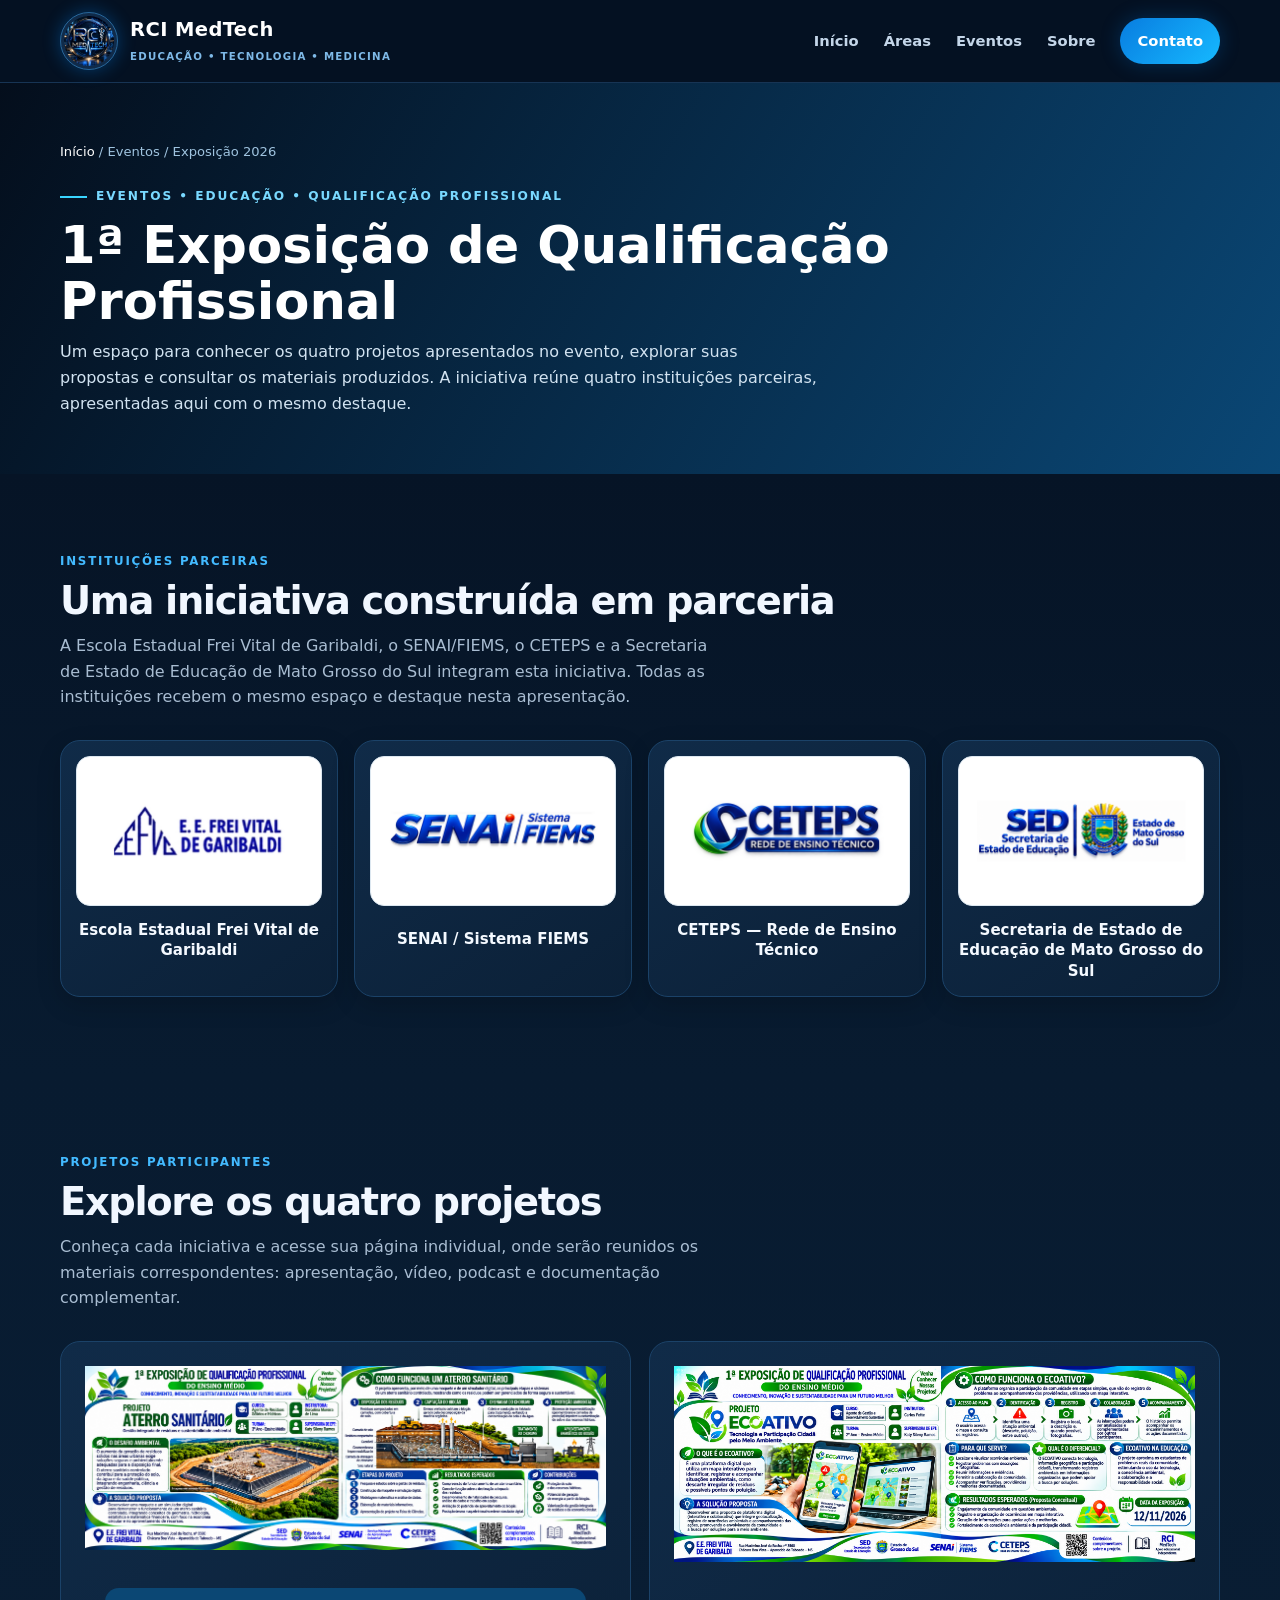
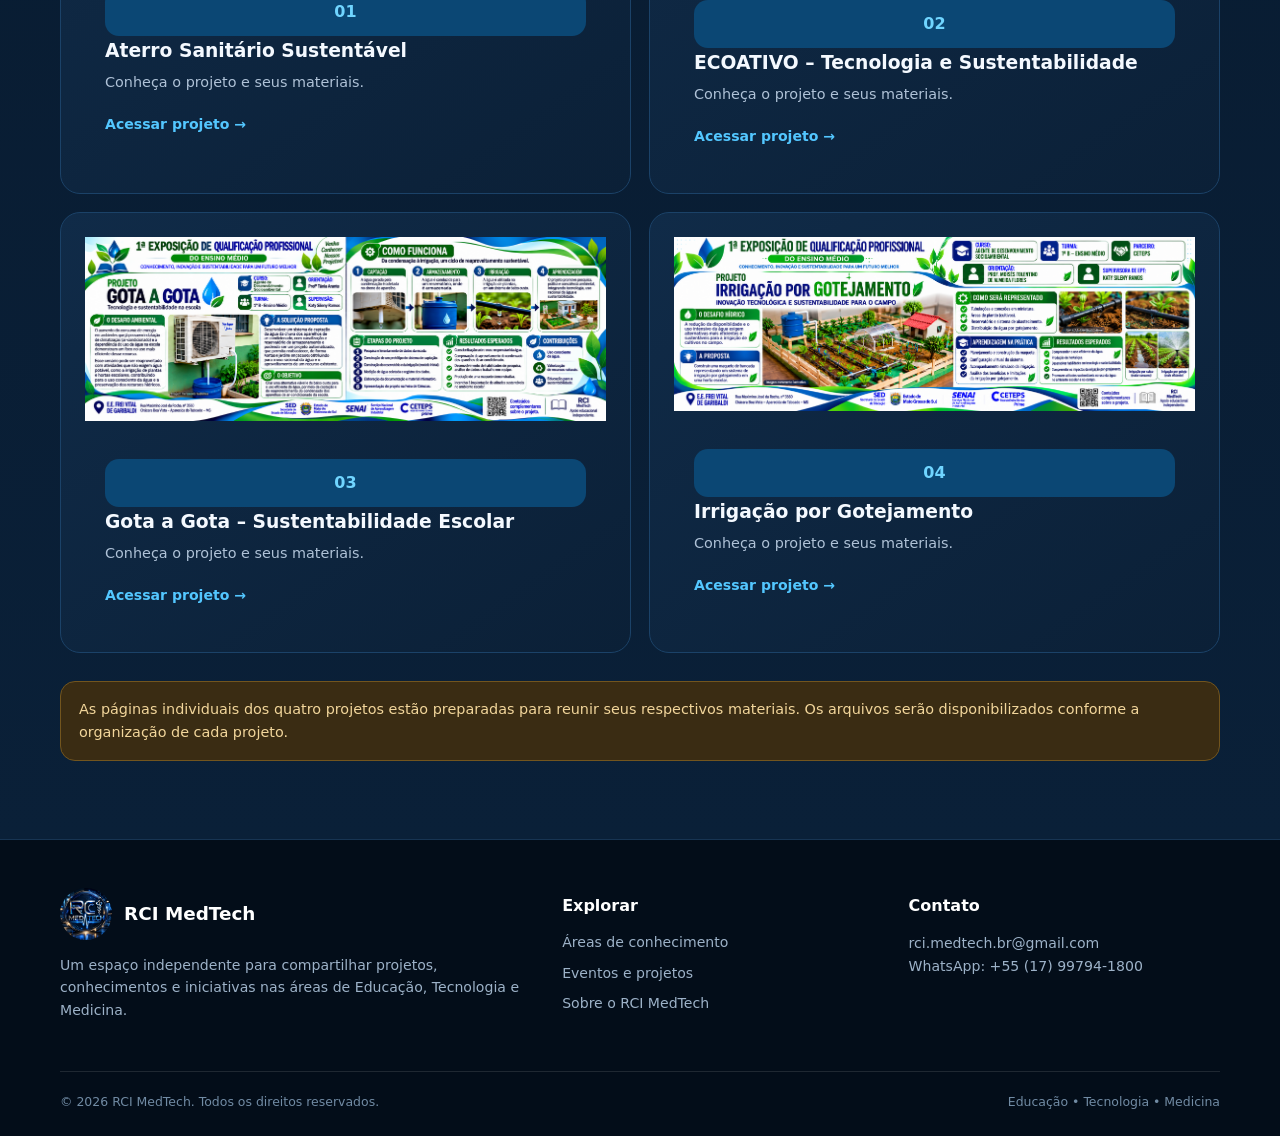
<file: eventos/senai-ceteps-2026/index.html>
<!doctype html>
<html lang="pt-BR">
<head>
  <meta charset="utf-8">
  <meta name="viewport" content="width=device-width, initial-scale=1">
  <meta name="description" content="Projetos da 1ª Exposição de Qualificação Profissional, iniciativa conjunta de quatro instituições parceiras.">
  <title>1ª Exposição de Qualificação Profissional | RCI MedTech</title>
  <link rel="stylesheet" href="../../assets/css/style.css">
</head>

<body>
<header class="site-header">
  <div class="container nav-wrap">
    <a class="brand" href="../../index.html" aria-label="RCI MedTech - início">
      <img src="../../assets/img/logo-emblema.png" alt="Logotipo RCI MedTech" style="background:#102b4a;border-radius:50%;padding:3px">
      <span>
        <span class="brand-name">RCI MedTech</span>
        <span class="brand-tag">EDUCAÇÃO • TECNOLOGIA • MEDICINA</span>
      </span>
    </a>

    <button class="menu-toggle" aria-label="Abrir menu" aria-expanded="false">☰</button>

    <nav class="nav" aria-label="Navegação principal">
      <a href="../../index.html">Início</a>
      <a href="../../index.html#areas">Áreas</a>
      <a href="../../eventos/senai-ceteps-2026/index.html">Eventos</a>
      <a href="../../index.html#sobre">Sobre</a>
      <a class="nav-cta" href="../../index.html#contato">Contato</a>
    </nav>
  </div>
</header>

<main>
  <section class="page-hero">
    <div class="container">
      <div class="breadcrumb">
        <a href="../../index.html">Início</a> / Eventos / Exposição 2026
      </div>

      <div class="eyebrow">Eventos • Educação • Qualificação profissional</div>

      <h1>1ª Exposição de Qualificação Profissional</h1>

      <p>
        Um espaço para conhecer os quatro projetos apresentados no evento,
        explorar suas propostas e consultar os materiais produzidos.
        A iniciativa reúne quatro instituições parceiras, apresentadas aqui
        com o mesmo destaque.
      </p>
    </div>
  </section>

  <section class="section partner-section">
    <div class="container">
      <div class="section-head">
        <div>
          <div class="kicker">Instituições parceiras</div>
          <h2>Uma iniciativa construída em parceria</h2>
          <p class="section-intro">
            A Escola Estadual Frei Vital de Garibaldi, o SENAI/FIEMS,
            o CETEPS e a Secretaria de Estado de Educação de Mato Grosso
            do Sul integram esta iniciativa. Todas as instituições recebem
            o mesmo espaço e destaque nesta apresentação.
          </p>
        </div>
      </div>

      <div class="partner-grid">
        <article class="partner-card">
          <div class="partner-logo">
            <img src="../../assets/img/parceiro-escola-frei-vital.png" alt="Escola Estadual Frei Vital de Garibaldi">
          </div>
          <h3>Escola Estadual Frei Vital de Garibaldi</h3>
        </article>

        <article class="partner-card">
          <div class="partner-logo">
            <img src="../../assets/img/parceiro-senai-fiems.png" alt="SENAI / Sistema FIEMS">
          </div>
          <h3>SENAI / Sistema FIEMS</h3>
        </article>

        <article class="partner-card">
          <div class="partner-logo">
            <img src="../../assets/img/parceiro-ceteps.png" alt="CETEPS — Rede de Ensino Técnico">
          </div>
          <h3>CETEPS — Rede de Ensino Técnico</h3>
        </article>

        <article class="partner-card">
          <div class="partner-logo">
            <img src="../../assets/img/parceiro-sed-ms.png" alt="Secretaria de Estado de Educação de Mato Grosso do Sul">
          </div>
          <h3>Secretaria de Estado de Educação de Mato Grosso do Sul</h3>
        </article>
      </div>
    </div>
  </section>

  <section class="section section-soft">
    <div class="container">
      <div class="section-head">
        <div>
          <div class="kicker">Projetos participantes</div>
          <h2>Explore os quatro projetos</h2>
          <p class="section-intro">
            Conheça cada iniciativa e acesse sua página individual,
            onde serão reunidos os materiais correspondentes:
            apresentação, vídeo, podcast e documentação complementar.
          </p>
        </div>
      </div>

      <div class="project-grid project-grid-banners">

        <a class="project-card project-card-banner" href="projetos/projeto-01.html">
          <img src="../../assets/img/banner-aterro-sanitario.png" alt="Banner do projeto Aterro Sanitário Sustentável">
          <span class="project-card-copy">
            <span class="project-number">01</span>
            <span>
              <h3>Aterro Sanitário Sustentável</h3>
              <p>Conheça o projeto e seus materiais.</p>
              <span class="card-link">Acessar projeto →</span>
            </span>
          </span>
        </a>

        <a class="project-card project-card-banner" href="projetos/projeto-02.html">
          <img src="../../assets/img/banner-ecoativo.png" alt="Banner do projeto ECOATIVO – Tecnologia e Sustentabilidade">
          <span class="project-card-copy">
            <span class="project-number">02</span>
            <span>
              <h3>ECOATIVO – Tecnologia e Sustentabilidade</h3>
              <p>Conheça o projeto e seus materiais.</p>
              <span class="card-link">Acessar projeto →</span>
            </span>
          </span>
        </a>

        <a class="project-card project-card-banner" href="projetos/projeto-03.html">
          <img src="../../assets/img/banner-gota-a-gota.png" alt="Banner do projeto Gota a Gota – Sustentabilidade Escolar">
          <span class="project-card-copy">
            <span class="project-number">03</span>
            <span>
              <h3>Gota a Gota – Sustentabilidade Escolar</h3>
              <p>Conheça o projeto e seus materiais.</p>
              <span class="card-link">Acessar projeto →</span>
            </span>
          </span>
        </a>

        <a class="project-card project-card-banner" href="projetos/projeto-04.html">
          <img src="../../assets/img/banner-irrigacao-gotejamento.png" alt="Banner do projeto Irrigação por Gotejamento">
          <span class="project-card-copy">
            <span class="project-number">04</span>
            <span>
              <h3>Irrigação por Gotejamento</h3>
              <p>Conheça o projeto e seus materiais.</p>
              <span class="card-link">Acessar projeto →</span>
            </span>
          </span>
        </a>

      </div>

      <div class="notice" style="margin-top:28px">
        As páginas individuais dos quatro projetos estão preparadas
        para reunir seus respectivos materiais. Os arquivos serão
        disponibilizados conforme a organização de cada projeto.
      </div>
    </div>
  </section>
</main>

<footer class="site-footer">
  <div class="container">
    <div class="footer-grid">
      <div>
        <div class="footer-brand">
          <img src="../../assets/img/logo-emblema.png" alt="">
          <strong>RCI MedTech</strong>
        </div>
        <p>
          Um espaço independente para compartilhar projetos,
          conhecimentos e iniciativas nas áreas de Educação,
          Tecnologia e Medicina.
        </p>
      </div>

      <div>
        <h4>Explorar</h4>
        <div class="footer-links">
          <a href="../../index.html#areas">Áreas de conhecimento</a>
          <a href="../../eventos/senai-ceteps-2026/index.html">Eventos e projetos</a>
          <a href="../../index.html#sobre">Sobre o RCI MedTech</a>
        </div>
      </div>

      <div>
        <h4>Contato</h4>
        <p>
          <a href="mailto:rci.medtech.br@gmail.com">rci.medtech.br@gmail.com</a><br>
          <a href="https://wa.me/5517997941800" target="_blank" rel="noopener">
            WhatsApp: +55 (17) 99794-1800
          </a>
        </p>
      </div>
    </div>

    <div class="footer-bottom">
      <span>© 2026 RCI MedTech. Todos os direitos reservados.</span>
      <span>Educação • Tecnologia • Medicina</span>
    </div>
  </div>
</footer>

<script src="../../assets/js/main.js"></script>
</body>
</html>
</file>
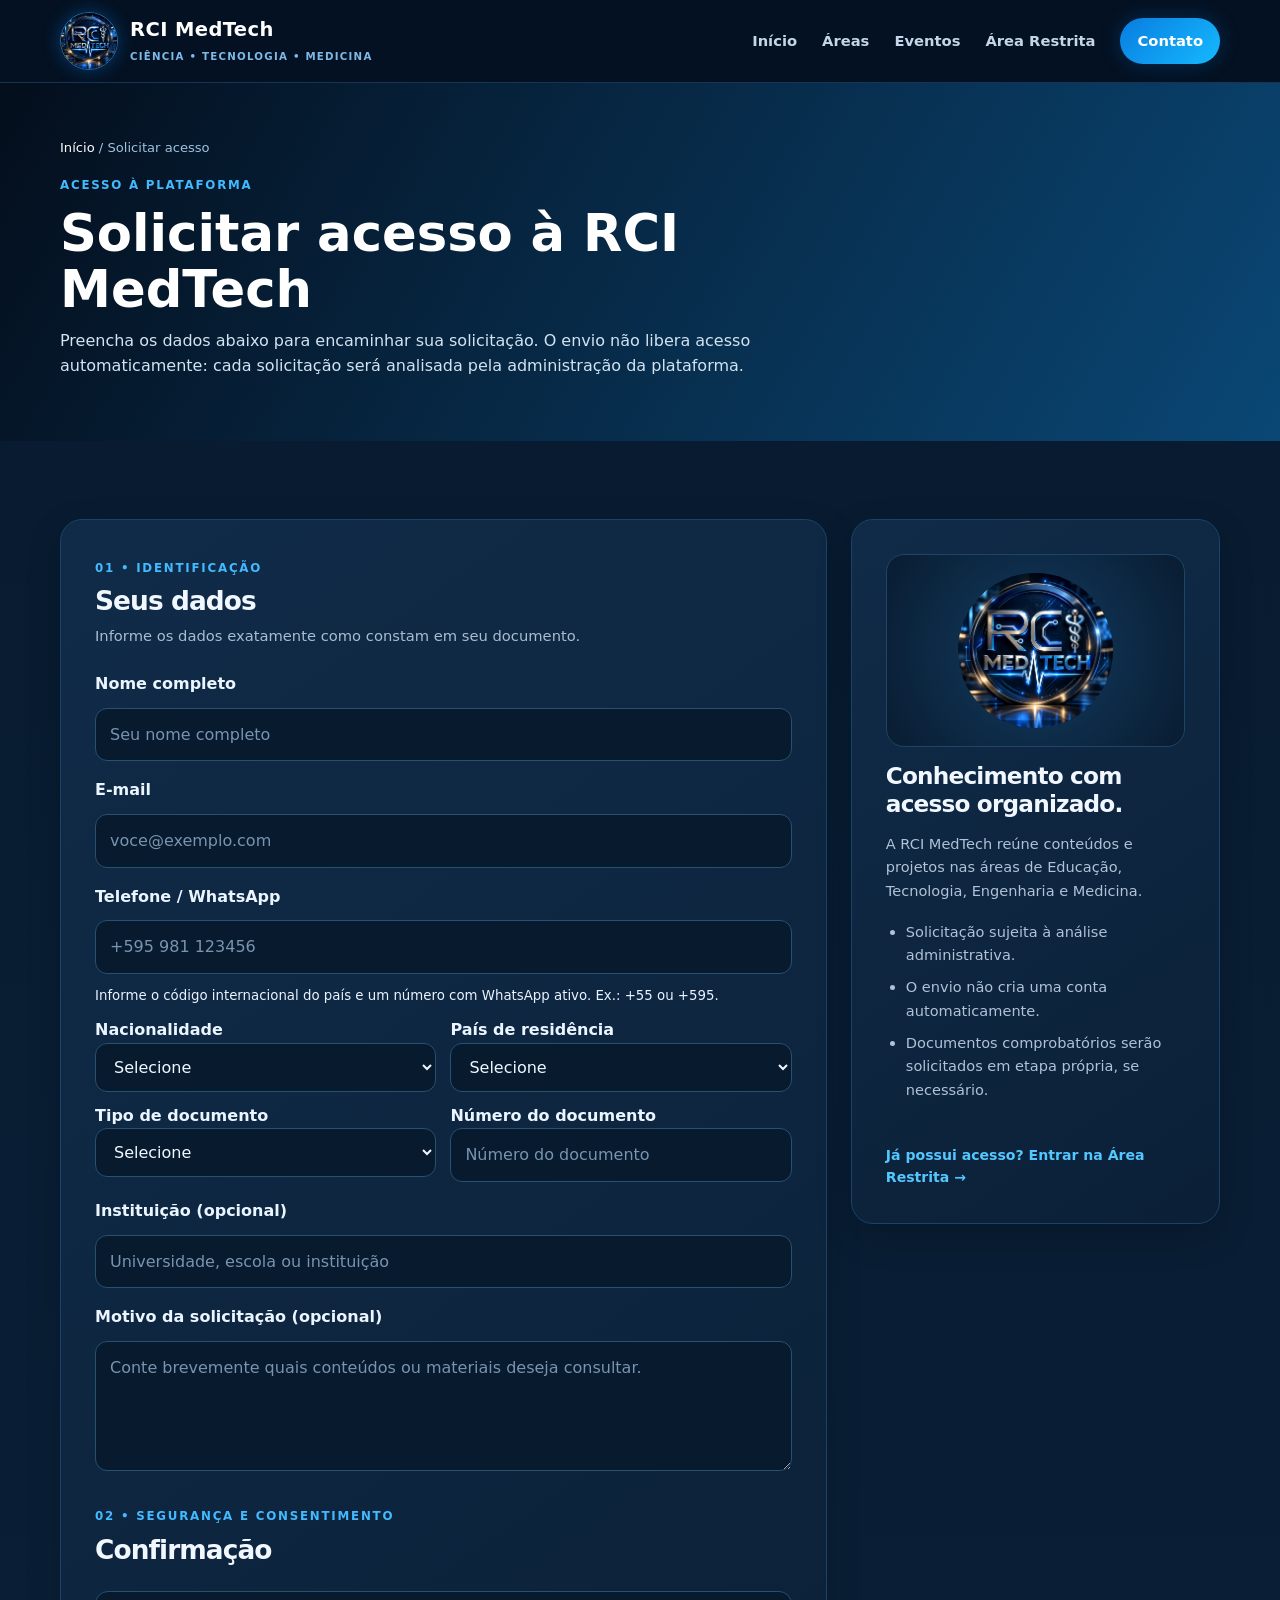
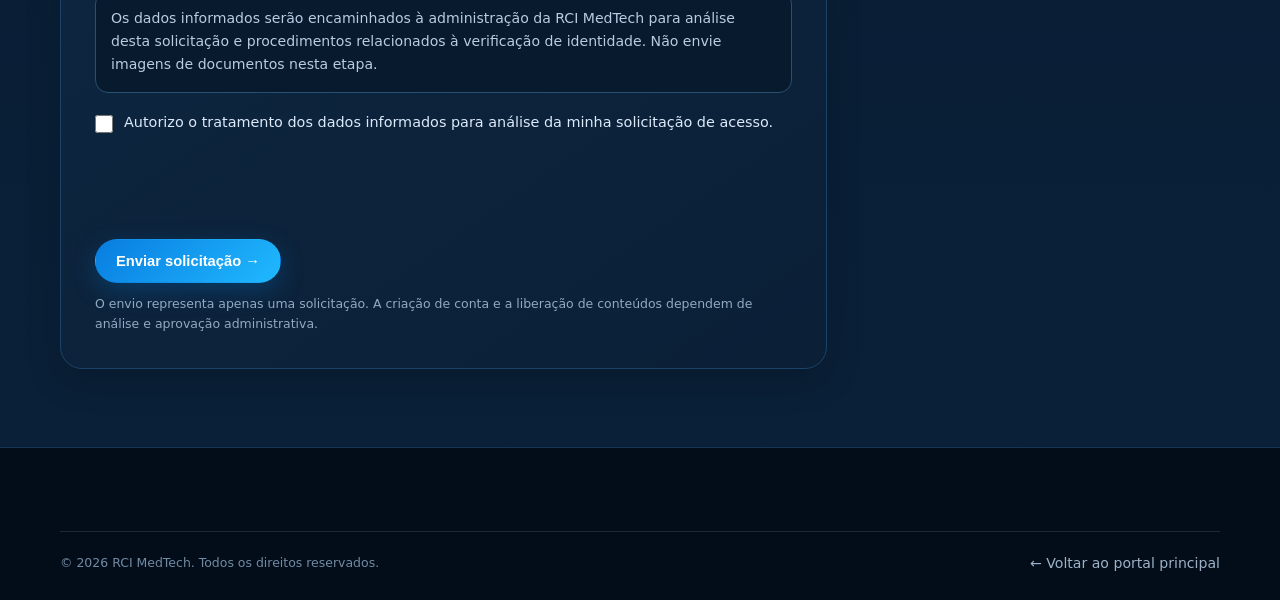
<file: cadastro.html>
<!doctype html>
<html lang="pt-BR">
<head>
  <meta charset="utf-8">
  <meta name="viewport" content="width=device-width, initial-scale=1">
  <meta name="theme-color" content="#061426">
  <meta name="description" content="Solicite acesso aos conteúdos e materiais da plataforma RCI MedTech.">
  <title>Solicitar acesso | RCI MedTech</title>
  <link rel="icon" type="image/png" href="assets/img/logo-emblema.png">
  <link rel="stylesheet" href="assets/css/style.css">

  <!-- Os scripts defer são executados na ordem em que aparecem.
       cadastro.js registra os callbacks antes de o Turnstile inicializar o widget. -->
  <script src="assets/js/cadastro.js?v=2.2.0" defer></script>
  <script src="https://challenges.cloudflare.com/turnstile/v0/api.js" defer></script>
</head>
<body class="registration-page">
  <header class="site-header">
    <div class="container nav-wrap">
      <a class="brand" href="index.html" aria-label="RCI MedTech - início">
        <img src="assets/img/logo-emblema.png" alt="Emblema RCI MedTech">
        <span><span class="brand-name">RCI MedTech</span><span class="brand-tag">CIÊNCIA • TECNOLOGIA • MEDICINA</span></span>
      </a>
      <button class="menu-toggle" aria-label="Abrir menu" aria-expanded="false">☰</button>
      <nav class="nav" aria-label="Navegação principal">
        <a href="index.html">Início</a>
        <a href="index.html#areas">Áreas</a>
        <a href="eventos/senai-ceteps-2026/index.html">Eventos</a>
        <a href="area-restrita.html">Área Restrita</a>
        <a class="nav-cta" href="index.html#contato">Contato</a>
      </nav>
    </div>
  </header>

  <main>
    <section class="page-hero registration-hero">
      <div class="container">
        <div class="breadcrumb"><a href="index.html">Início</a> / Solicitar acesso</div>
        <div class="kicker">Acesso à plataforma</div>
        <h1>Solicitar acesso à RCI MedTech</h1>
        <p>Preencha os dados abaixo para encaminhar sua solicitação. O envio não libera acesso automaticamente: cada solicitação será analisada pela administração da plataforma.</p>
      </div>
    </section>

    <section class="section section-soft">
      <div class="container registration-layout">
        <form id="registrationForm" class="registration-form" novalidate>
          <div class="registration-section-heading">
            <span class="kicker">01 • Identificação</span>
            <h2>Seus dados</h2>
            <p class="section-intro">Informe os dados exatamente como constam em seu documento.</p>
          </div>

          <label for="full_name">Nome completo</label>
          <input id="full_name" name="full_name" type="text" autocomplete="name" minlength="3" maxlength="160" placeholder="Seu nome completo" required>

          <label for="email">E-mail</label>
          <input id="email" name="email" type="email" autocomplete="email" maxlength="254" placeholder="voce@exemplo.com" required>

          <label for="phone">Telefone / WhatsApp</label>
          <input
            id="phone"
            name="phone"
            type="tel"
            autocomplete="tel"
            inputmode="tel"
            maxlength="25"
            placeholder="+595 981 123456"
            aria-describedby="phoneHelp"
            required>
          <small id="phoneHelp" class="field-help">Informe o código internacional do país e um número com WhatsApp ativo. Ex.: +55 ou +595.</small>

          <div class="registration-fields-two">
            <div>
              <label for="nationality_code">Nacionalidade</label>
              <select id="nationality_code" name="nationality_code" required>
                <option value="">Selecione</option>
                <option value="BR">Brasileira</option>
                <option value="PY">Paraguaia</option>
                <option value="AR">Argentina</option>
                <option value="UY">Uruguaia</option>
                <option value="BO">Boliviana</option>
                <option value="CL">Chilena</option>
                <option value="CO">Colombiana</option>
                <option value="PE">Peruana</option>
                <option value="US">Estadunidense</option>
                <option value="PT">Portuguesa</option>
                <option value="ES">Espanhola</option>
              </select>
            </div>
            <div>
              <label for="country_of_residence">País de residência</label>
              <select id="country_of_residence" name="country_of_residence" required>
                <option value="">Selecione</option>
                <option value="BR">Brasil</option>
                <option value="PY">Paraguai</option>
                <option value="AR">Argentina</option>
                <option value="UY">Uruguai</option>
                <option value="BO">Bolívia</option>
                <option value="CL">Chile</option>
                <option value="CO">Colômbia</option>
                <option value="PE">Peru</option>
                <option value="US">Estados Unidos</option>
                <option value="PT">Portugal</option>
                <option value="ES">Espanha</option>
              </select>
            </div>
          </div>

          <div class="registration-fields-two">
            <div>
              <label for="document_type">Tipo de documento</label>
              <select id="document_type" name="document_type" required>
                <option value="">Selecione</option>
                <option value="CPF">CPF (Brasil)</option>
                <option value="CI">Cédula de Identidade (CI)</option>
                <option value="PASSPORT">Passaporte</option>
              </select>
            </div>
            <div>
              <label for="document_number">Número do documento</label>
              <input id="document_number" name="document_number" type="text" autocomplete="off" maxlength="40" placeholder="Número do documento" required>
            </div>
          </div>

          <label for="institution">Instituição (opcional)</label>
          <input id="institution" name="institution" type="text" maxlength="180" placeholder="Universidade, escola ou instituição">

          <label for="reason">Motivo da solicitação (opcional)</label>
          <textarea id="reason" name="reason" rows="4" maxlength="1000" placeholder="Conte brevemente quais conteúdos ou materiais deseja consultar."></textarea>

          <div class="registration-section-heading registration-security-heading">
            <span class="kicker">02 • Segurança e consentimento</span>
            <h2>Confirmação</h2>
          </div>

          <div class="registration-privacy-note">
            Os dados informados serão encaminhados à administração da RCI MedTech para análise desta solicitação e procedimentos relacionados à verificação de identidade. Não envie imagens de documentos nesta etapa.
          </div>

          <label class="registration-consent" for="privacy_accepted">
            <input id="privacy_accepted" name="privacy_accepted" type="checkbox" required>
            <span>Autorizo o tratamento dos dados informados para análise da minha solicitação de acesso.</span>
          </label>

          <div class="turnstile-wrap">
            <div
              class="cf-turnstile"
              data-sitekey="0x4AAAAAAGRDvl7peUvH6TqV"
              data-theme="dark"
              data-action="registration"
              data-callback="rciTurnstileSuccess"
              data-expired-callback="rciTurnstileExpired"
              data-error-callback="rciTurnstileError">
            </div>
          </div>

          <div id="registrationStatus" class="registration-status" role="status" aria-live="polite"></div>
          <button id="registrationSubmit" class="btn btn-primary registration-submit" type="submit">Enviar solicitação →</button>
          <p class="registration-footnote">O envio representa apenas uma solicitação. A criação de conta e a liberação de conteúdos dependem de análise e aprovação administrativa.</p>
        </form>

        <aside class="registration-aside">
          <div class="registration-aside-mark"><img src="assets/img/logo-emblema.png" alt="Emblema RCI MedTech"></div>
          <h2>Conhecimento com acesso organizado.</h2>
          <p>A RCI MedTech reúne conteúdos e projetos nas áreas de Educação, Tecnologia, Engenharia e Medicina.</p>
          <ul>
            <li>Solicitação sujeita à análise administrativa.</li>
            <li>O envio não cria uma conta automaticamente.</li>
            <li>Documentos comprobatórios serão solicitados em etapa própria, se necessário.</li>
          </ul>
          <a class="card-link" href="area-restrita.html">Já possui acesso? Entrar na Área Restrita →</a>
        </aside>
      </div>
    </section>
  </main>

  <footer class="site-footer">
    <div class="container footer-bottom">
      <span>© 2026 RCI MedTech. Todos os direitos reservados.</span>
      <a href="index.html">← Voltar ao portal principal</a>
    </div>
  </footer>
</body>
</html>
</file>
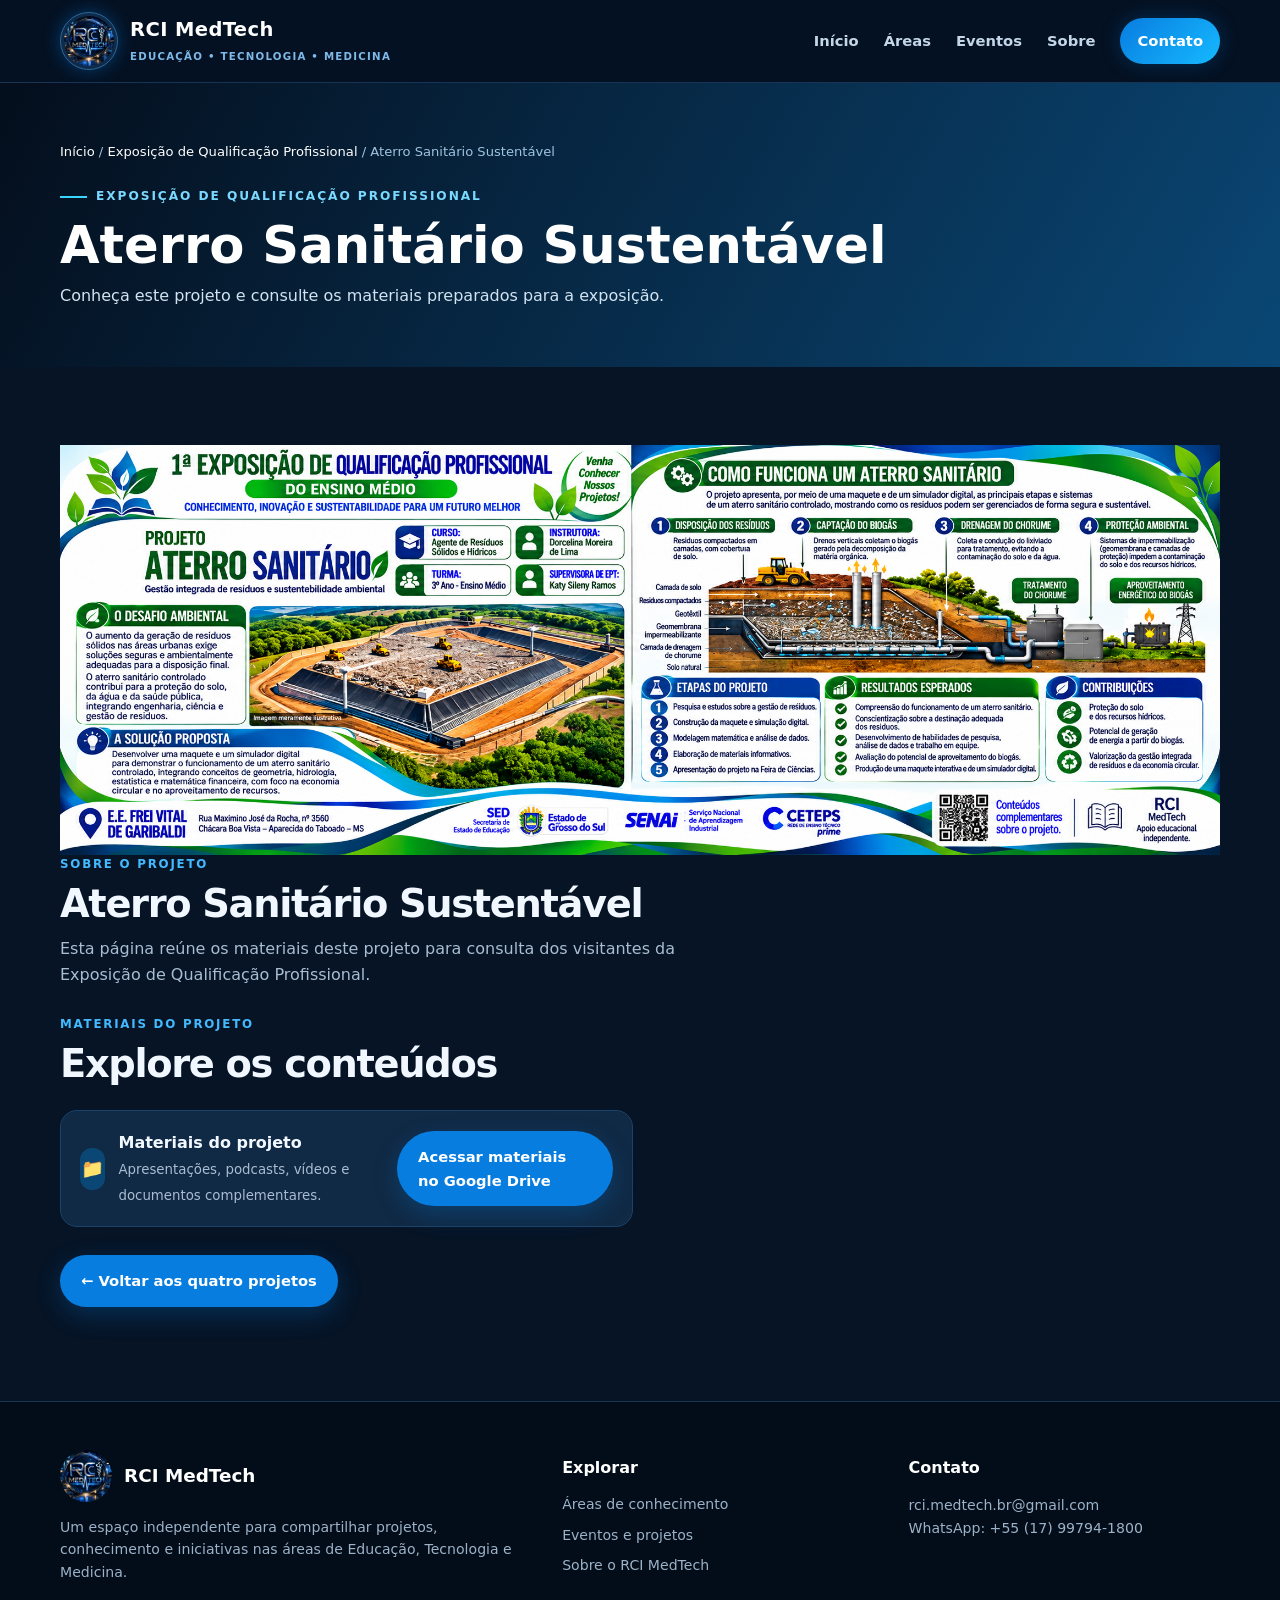
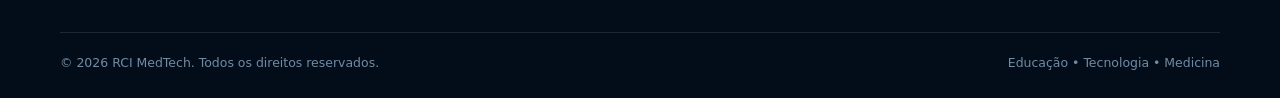
<file: eventos/senai-ceteps-2026/projetos/projeto-01.html>
<!doctype html>
<html lang="pt-BR">
<head>
<meta charset="utf-8">
<meta name="viewport" content="width=device-width, initial-scale=1">
<meta name="description" content="Materiais do projeto Aterro Sanitário Sustentável — Exposição de Qualificação Profissional.">
<title>Aterro Sanitário Sustentável | RCI MedTech</title>
<link rel="stylesheet" href="../../../assets/css/style.css">
</head>

<body>
<header class="site-header">
  <div class="container nav-wrap">
    <a class="brand" href="../../../index.html" aria-label="RCI MedTech - início">
      <img src="../../../assets/img/logo-emblema.png" alt="Logotipo RCI MedTech" style="background:#102b4a;border-radius:50%;padding:3px">
      <span>
        <span class="brand-name">RCI MedTech</span>
        <span class="brand-tag">EDUCAÇÃO • TECNOLOGIA • MEDICINA</span>
      </span>
    </a>

    <button class="menu-toggle" aria-label="Abrir menu" aria-expanded="false">☰</button>

    <nav class="nav" aria-label="Navegação principal">
      <a href="../../../index.html">Início</a>
      <a href="../../../index.html#areas">Áreas</a>
      <a href="../../../eventos/senai-ceteps-2026/index.html">Eventos</a>
      <a href="../../../index.html#sobre">Sobre</a>
      <a class="nav-cta" href="../../../index.html#contato">Contato</a>
    </nav>
  </div>
</header>

<main>
<section class="page-hero">
  <div class="container">
    <div class="breadcrumb">
      <a href="../../../index.html">Início</a> /
      <a href="../index.html">Exposição de Qualificação Profissional</a> /
      Aterro Sanitário Sustentável
    </div>
    <div class="eyebrow">Exposição de Qualificação Profissional</div>
    <h1>Aterro Sanitário Sustentável</h1>
    <p>Conheça este projeto e consulte os materiais preparados para a exposição.</p>
  </div>
</section>

<section class="section">
  <div class="container">

    <img class="project-detail-banner" src="../../../assets/img/banner-aterro-sanitario.png" alt="Aterro Sanitário Sustentável">

    <div class="kicker">Sobre o projeto</div>
    <h2>Aterro Sanitário Sustentável</h2>

    <p class="section-intro">
      Esta página reúne os materiais deste projeto para consulta dos visitantes da Exposição de Qualificação Profissional.
    </p>

    <div style="height:28px"></div>

    <div class="kicker">Materiais do projeto</div>
    <h2>Explore os conteúdos</h2>

    <div class="material-list" style="margin-top:24px">
      <div class="material">
        <div class="material-icon">📁</div>
        <div>
          <strong>Materiais do projeto</strong>
          <small>Apresentações, podcasts, vídeos e documentos complementares.</small>
        </div>
        <a class="btn btn-primary"
           style="background:var(--blue);color:#fff"
           href="https://drive.google.com/drive/u/3/folders/1zAYQE7khdmx_gDDDsMK7mLIWnH3ru-Qy"
           target="_blank"
           rel="noopener noreferrer">
          Acessar materiais no Google Drive
        </a>
      </div>
    </div>

    <p style="margin-top:28px">
      <a class="btn btn-primary" style="background:var(--blue);color:#fff" href="../index.html">
        ← Voltar aos quatro projetos
      </a>
    </p>

  </div>
</section>
</main>

<footer class="site-footer">
  <div class="container">
    <div class="footer-grid">
      <div>
        <div class="footer-brand">
          <img src="../../../assets/img/logo-emblema.png" alt="">
          <strong>RCI MedTech</strong>
        </div>
        <p>Um espaço independente para compartilhar projetos, conhecimento e iniciativas nas áreas de Educação, Tecnologia e Medicina.</p>
      </div>

      <div>
        <h4>Explorar</h4>
        <div class="footer-links">
          <a href="../../../index.html#areas">Áreas de conhecimento</a>
          <a href="../../../eventos/senai-ceteps-2026/index.html">Eventos e projetos</a>
          <a href="../../../index.html#sobre">Sobre o RCI MedTech</a>
        </div>
      </div>

      <div>
        <h4>Contato</h4>
        <p>
          <a href="mailto:rci.medtech.br@gmail.com">rci.medtech.br@gmail.com</a><br>
          <a href="https://wa.me/5517997941800" target="_blank" rel="noopener">WhatsApp: +55 (17) 99794-1800</a>
        </p>
      </div>
    </div>

    <div class="footer-bottom">
      <span>© 2026 RCI MedTech. Todos os direitos reservados.</span>
      <span>Educação • Tecnologia • Medicina</span>
    </div>
  </div>
</footer>

<script src="../../../assets/js/main.js"></script>
</body>
</html>
</file>
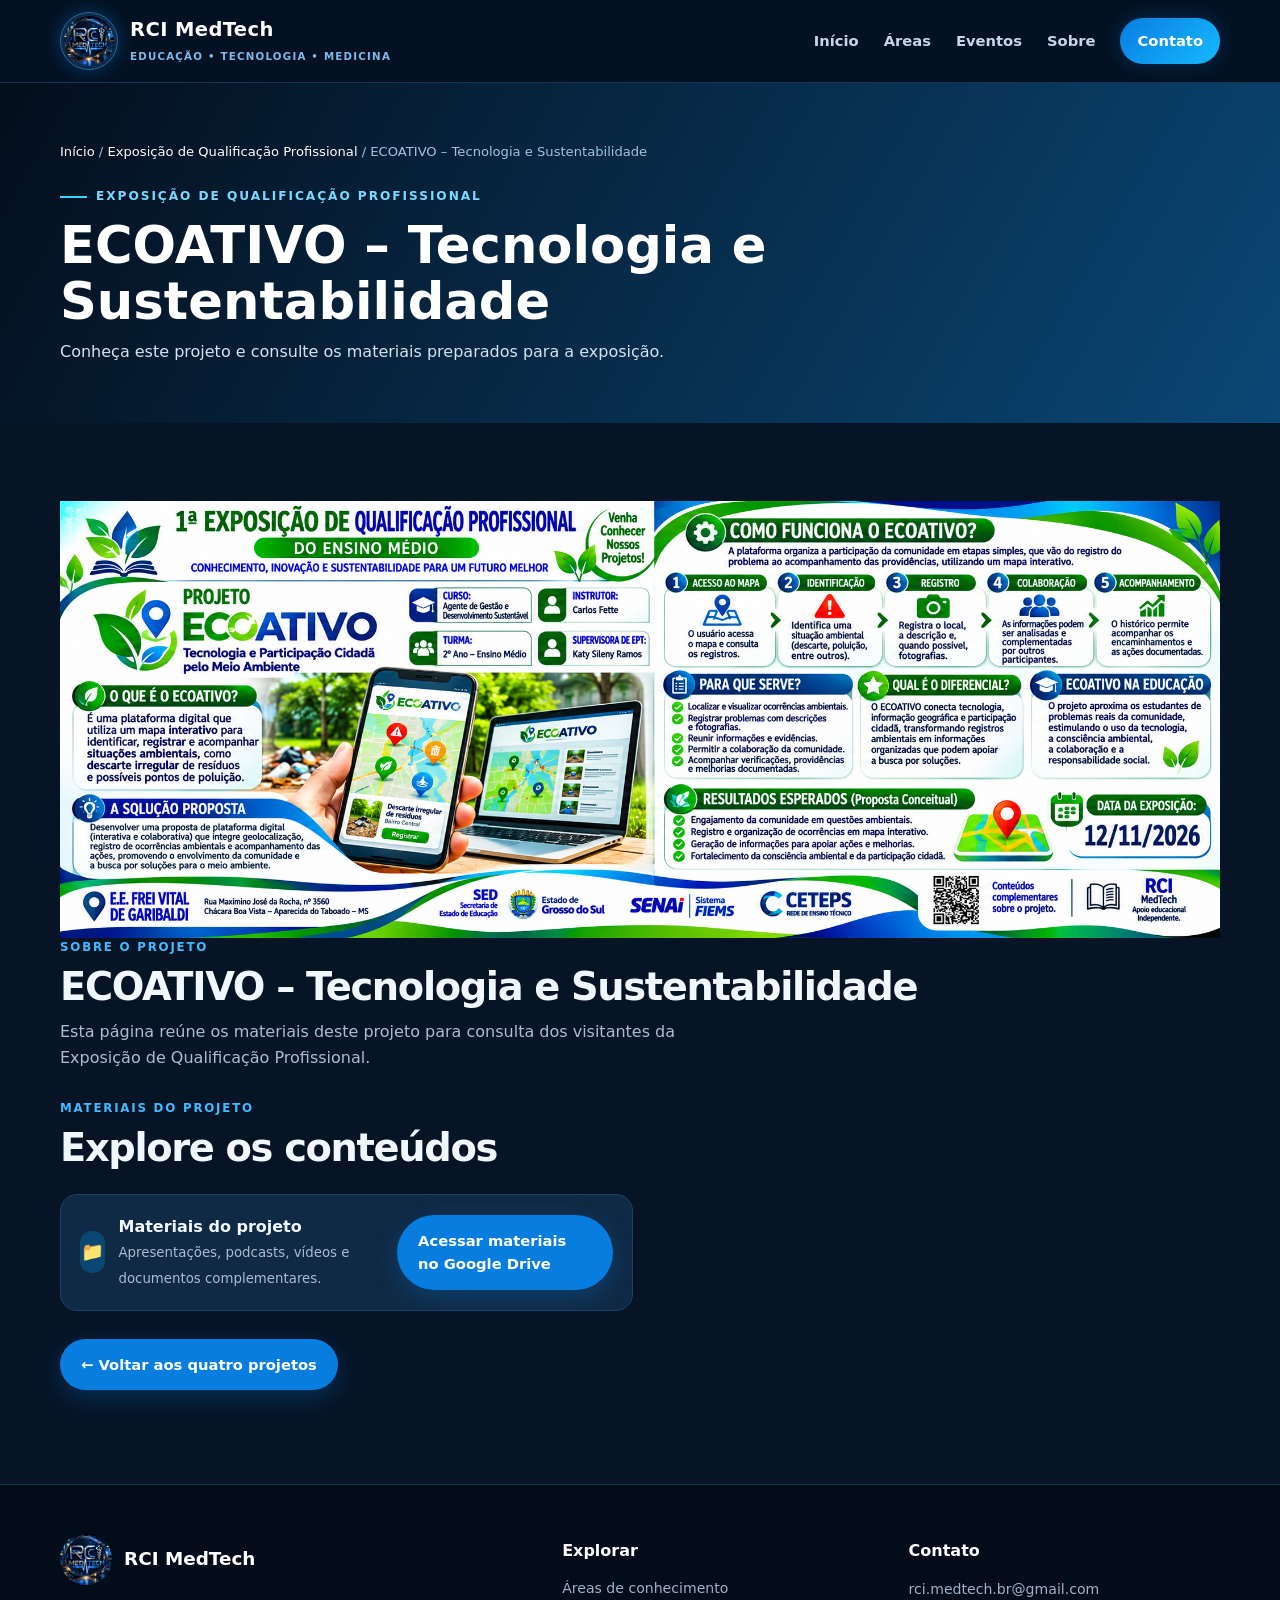
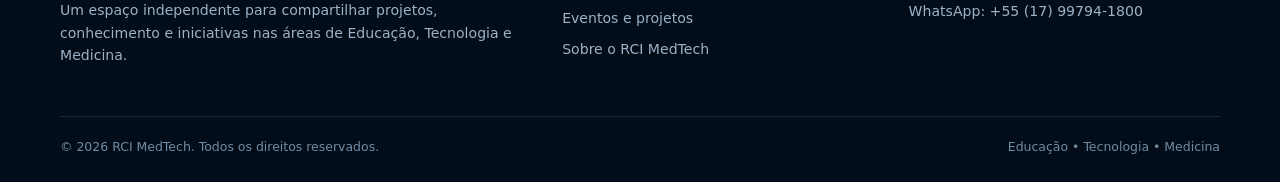
<file: eventos/senai-ceteps-2026/projetos/projeto-02.html>
<!doctype html>
<html lang="pt-BR">
<head>
<meta charset="utf-8">
<meta name="viewport" content="width=device-width, initial-scale=1">
<meta name="description" content="Materiais do projeto ECOATIVO – Tecnologia e Sustentabilidade — Exposição de Qualificação Profissional.">
<title>ECOATIVO – Tecnologia e Sustentabilidade | RCI MedTech</title>
<link rel="stylesheet" href="../../../assets/css/style.css">
</head>

<body>
<header class="site-header">
  <div class="container nav-wrap">
    <a class="brand" href="../../../index.html" aria-label="RCI MedTech - início">
      <img src="../../../assets/img/logo-emblema.png" alt="Logotipo RCI MedTech" style="background:#102b4a;border-radius:50%;padding:3px">
      <span>
        <span class="brand-name">RCI MedTech</span>
        <span class="brand-tag">EDUCAÇÃO • TECNOLOGIA • MEDICINA</span>
      </span>
    </a>

    <button class="menu-toggle" aria-label="Abrir menu" aria-expanded="false">☰</button>

    <nav class="nav" aria-label="Navegação principal">
      <a href="../../../index.html">Início</a>
      <a href="../../../index.html#areas">Áreas</a>
      <a href="../../../eventos/senai-ceteps-2026/index.html">Eventos</a>
      <a href="../../../index.html#sobre">Sobre</a>
      <a class="nav-cta" href="../../../index.html#contato">Contato</a>
    </nav>
  </div>
</header>

<main>
<section class="page-hero">
  <div class="container">
    <div class="breadcrumb">
      <a href="../../../index.html">Início</a> /
      <a href="../index.html">Exposição de Qualificação Profissional</a> /
      ECOATIVO – Tecnologia e Sustentabilidade
    </div>
    <div class="eyebrow">Exposição de Qualificação Profissional</div>
    <h1>ECOATIVO – Tecnologia e Sustentabilidade</h1>
    <p>Conheça este projeto e consulte os materiais preparados para a exposição.</p>
  </div>
</section>

<section class="section">
  <div class="container">

    <img class="project-detail-banner" src="../../../assets/img/banner-ecoativo.png" alt="ECOATIVO – Tecnologia e Sustentabilidade">

    <div class="kicker">Sobre o projeto</div>
    <h2>ECOATIVO – Tecnologia e Sustentabilidade</h2>

    <p class="section-intro">
      Esta página reúne os materiais deste projeto para consulta dos visitantes da Exposição de Qualificação Profissional.
    </p>

    <div style="height:28px"></div>

    <div class="kicker">Materiais do projeto</div>
    <h2>Explore os conteúdos</h2>

    <div class="material-list" style="margin-top:24px">
      <div class="material">
        <div class="material-icon">📁</div>
        <div>
          <strong>Materiais do projeto</strong>
          <small>Apresentações, podcasts, vídeos e documentos complementares.</small>
        </div>
        <a class="btn btn-primary"
           style="background:var(--blue);color:#fff"
           href="https://drive.google.com/drive/u/3/folders/1e7qK7qUSM_ye3IdjxMaavskSOZmdMAbR"
           target="_blank"
           rel="noopener noreferrer">
          Acessar materiais no Google Drive
        </a>
      </div>
    </div>

    <p style="margin-top:28px">
      <a class="btn btn-primary" style="background:var(--blue);color:#fff" href="../index.html">
        ← Voltar aos quatro projetos
      </a>
    </p>

  </div>
</section>
</main>

<footer class="site-footer">
  <div class="container">
    <div class="footer-grid">
      <div>
        <div class="footer-brand">
          <img src="../../../assets/img/logo-emblema.png" alt="">
          <strong>RCI MedTech</strong>
        </div>
        <p>Um espaço independente para compartilhar projetos, conhecimento e iniciativas nas áreas de Educação, Tecnologia e Medicina.</p>
      </div>

      <div>
        <h4>Explorar</h4>
        <div class="footer-links">
          <a href="../../../index.html#areas">Áreas de conhecimento</a>
          <a href="../../../eventos/senai-ceteps-2026/index.html">Eventos e projetos</a>
          <a href="../../../index.html#sobre">Sobre o RCI MedTech</a>
        </div>
      </div>

      <div>
        <h4>Contato</h4>
        <p>
          <a href="mailto:rci.medtech.br@gmail.com">rci.medtech.br@gmail.com</a><br>
          <a href="https://wa.me/5517997941800" target="_blank" rel="noopener">WhatsApp: +55 (17) 99794-1800</a>
        </p>
      </div>
    </div>

    <div class="footer-bottom">
      <span>© 2026 RCI MedTech. Todos os direitos reservados.</span>
      <span>Educação • Tecnologia • Medicina</span>
    </div>
  </div>
</footer>

<script src="../../../assets/js/main.js"></script>
</body>
</html>
</file>
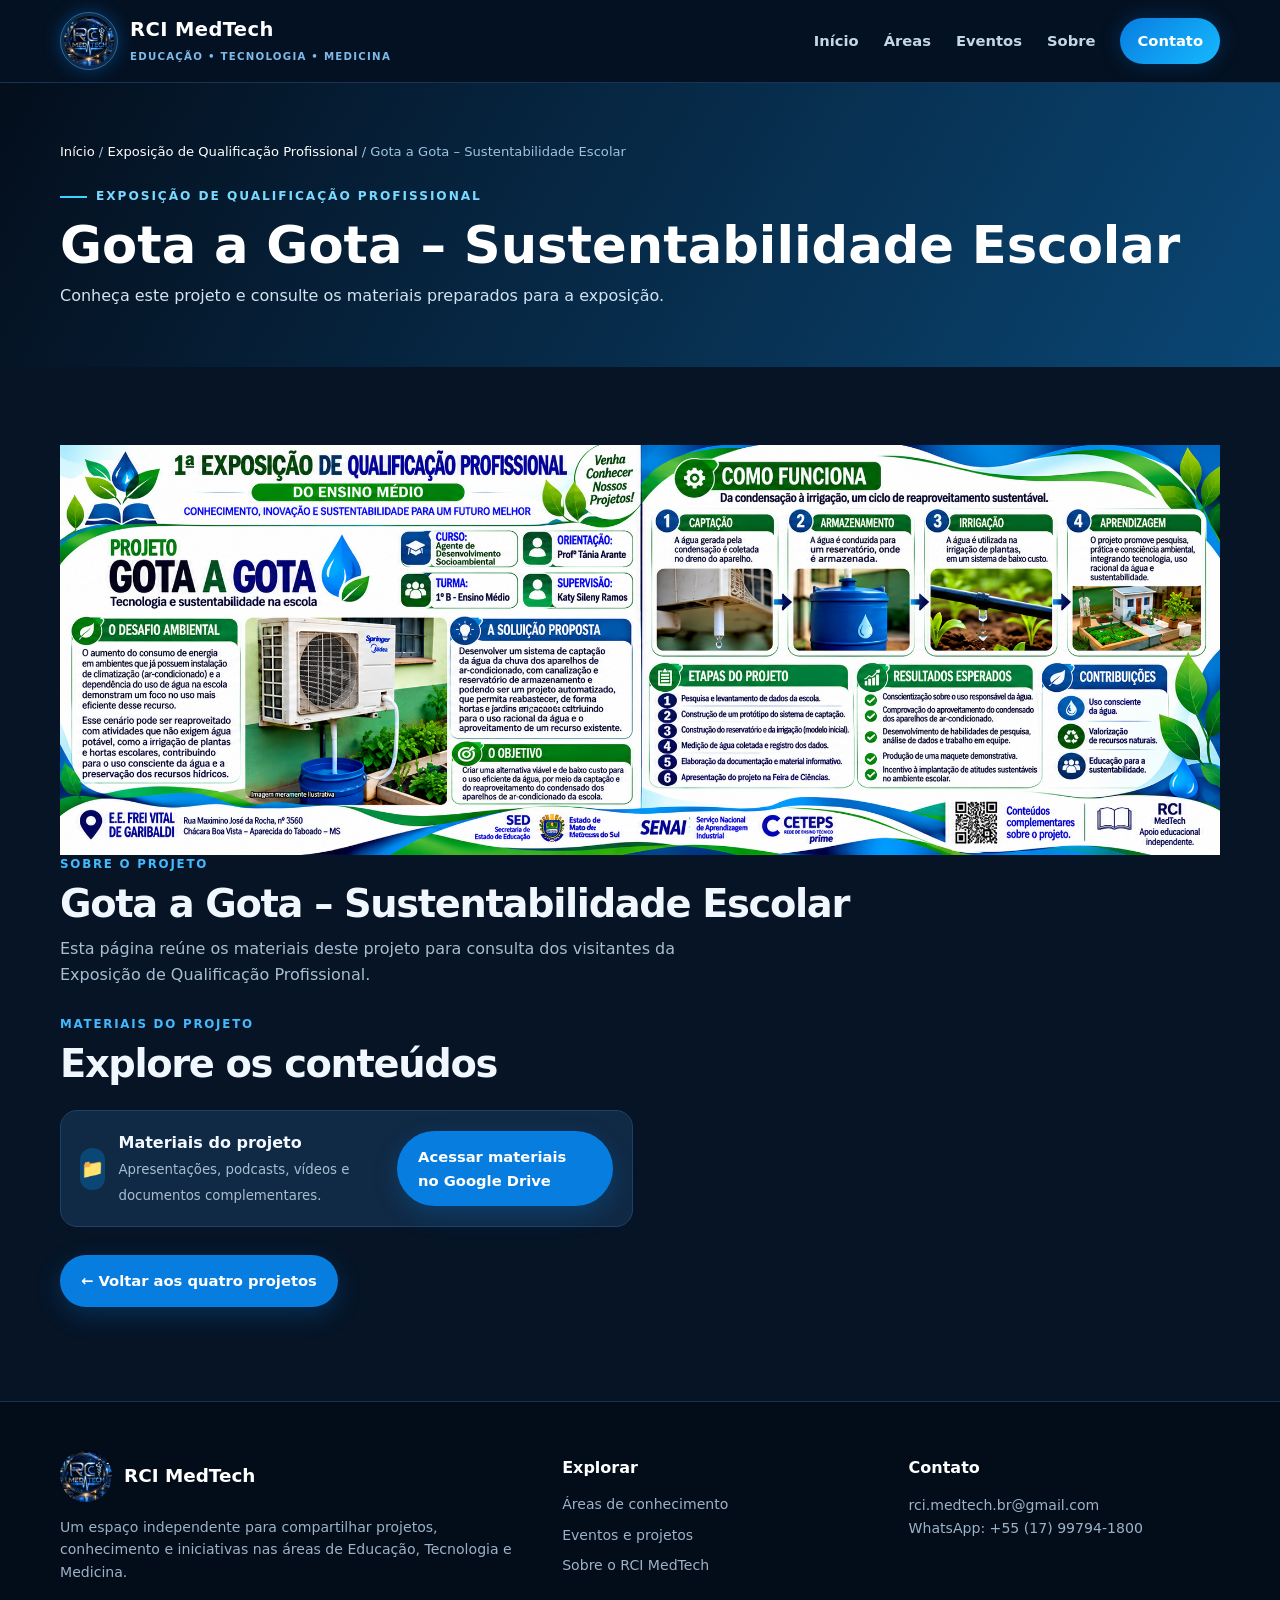
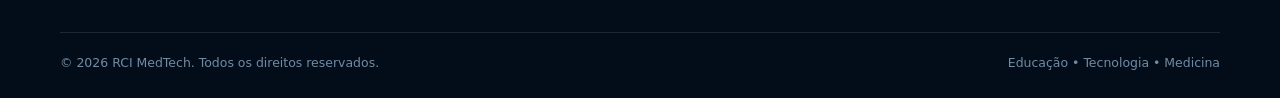
<file: eventos/senai-ceteps-2026/projetos/projeto-03.html>
<!doctype html>
<html lang="pt-BR">
<head>
<meta charset="utf-8">
<meta name="viewport" content="width=device-width, initial-scale=1">
<meta name="description" content="Materiais do projeto Gota a Gota – Sustentabilidade Escolar — Exposição de Qualificação Profissional.">
<title>Gota a Gota – Sustentabilidade Escolar | RCI MedTech</title>
<link rel="stylesheet" href="../../../assets/css/style.css">
</head>

<body>
<header class="site-header">
  <div class="container nav-wrap">
    <a class="brand" href="../../../index.html" aria-label="RCI MedTech - início">
      <img src="../../../assets/img/logo-emblema.png" alt="Logotipo RCI MedTech" style="background:#102b4a;border-radius:50%;padding:3px">
      <span>
        <span class="brand-name">RCI MedTech</span>
        <span class="brand-tag">EDUCAÇÃO • TECNOLOGIA • MEDICINA</span>
      </span>
    </a>

    <button class="menu-toggle" aria-label="Abrir menu" aria-expanded="false">☰</button>

    <nav class="nav" aria-label="Navegação principal">
      <a href="../../../index.html">Início</a>
      <a href="../../../index.html#areas">Áreas</a>
      <a href="../../../eventos/senai-ceteps-2026/index.html">Eventos</a>
      <a href="../../../index.html#sobre">Sobre</a>
      <a class="nav-cta" href="../../../index.html#contato">Contato</a>
    </nav>
  </div>
</header>

<main>
<section class="page-hero">
  <div class="container">
    <div class="breadcrumb">
      <a href="../../../index.html">Início</a> /
      <a href="../index.html">Exposição de Qualificação Profissional</a> /
      Gota a Gota – Sustentabilidade Escolar
    </div>
    <div class="eyebrow">Exposição de Qualificação Profissional</div>
    <h1>Gota a Gota – Sustentabilidade Escolar</h1>
    <p>Conheça este projeto e consulte os materiais preparados para a exposição.</p>
  </div>
</section>

<section class="section">
  <div class="container">

    <img class="project-detail-banner" src="../../../assets/img/banner-gota-a-gota.png" alt="Gota a Gota – Sustentabilidade Escolar">

    <div class="kicker">Sobre o projeto</div>
    <h2>Gota a Gota – Sustentabilidade Escolar</h2>

    <p class="section-intro">
      Esta página reúne os materiais deste projeto para consulta dos visitantes da Exposição de Qualificação Profissional.
    </p>

    <div style="height:28px"></div>

    <div class="kicker">Materiais do projeto</div>
    <h2>Explore os conteúdos</h2>

    <div class="material-list" style="margin-top:24px">
      <div class="material">
        <div class="material-icon">📁</div>
        <div>
          <strong>Materiais do projeto</strong>
          <small>Apresentações, podcasts, vídeos e documentos complementares.</small>
        </div>
        <a class="btn btn-primary"
           style="background:var(--blue);color:#fff"
           href="https://drive.google.com/drive/u/3/folders/1LmTeCKTy6OSEeTdtOgRAzOh7MesqV_Hi"
           target="_blank"
           rel="noopener noreferrer">
          Acessar materiais no Google Drive
        </a>
      </div>
    </div>

    <p style="margin-top:28px">
      <a class="btn btn-primary" style="background:var(--blue);color:#fff" href="../index.html">
        ← Voltar aos quatro projetos
      </a>
    </p>

  </div>
</section>
</main>

<footer class="site-footer">
  <div class="container">
    <div class="footer-grid">
      <div>
        <div class="footer-brand">
          <img src="../../../assets/img/logo-emblema.png" alt="">
          <strong>RCI MedTech</strong>
        </div>
        <p>Um espaço independente para compartilhar projetos, conhecimento e iniciativas nas áreas de Educação, Tecnologia e Medicina.</p>
      </div>

      <div>
        <h4>Explorar</h4>
        <div class="footer-links">
          <a href="../../../index.html#areas">Áreas de conhecimento</a>
          <a href="../../../eventos/senai-ceteps-2026/index.html">Eventos e projetos</a>
          <a href="../../../index.html#sobre">Sobre o RCI MedTech</a>
        </div>
      </div>

      <div>
        <h4>Contato</h4>
        <p>
          <a href="mailto:rci.medtech.br@gmail.com">rci.medtech.br@gmail.com</a><br>
          <a href="https://wa.me/5517997941800" target="_blank" rel="noopener">WhatsApp: +55 (17) 99794-1800</a>
        </p>
      </div>
    </div>

    <div class="footer-bottom">
      <span>© 2026 RCI MedTech. Todos os direitos reservados.</span>
      <span>Educação • Tecnologia • Medicina</span>
    </div>
  </div>
</footer>

<script src="../../../assets/js/main.js"></script>
</body>
</html>
</file>
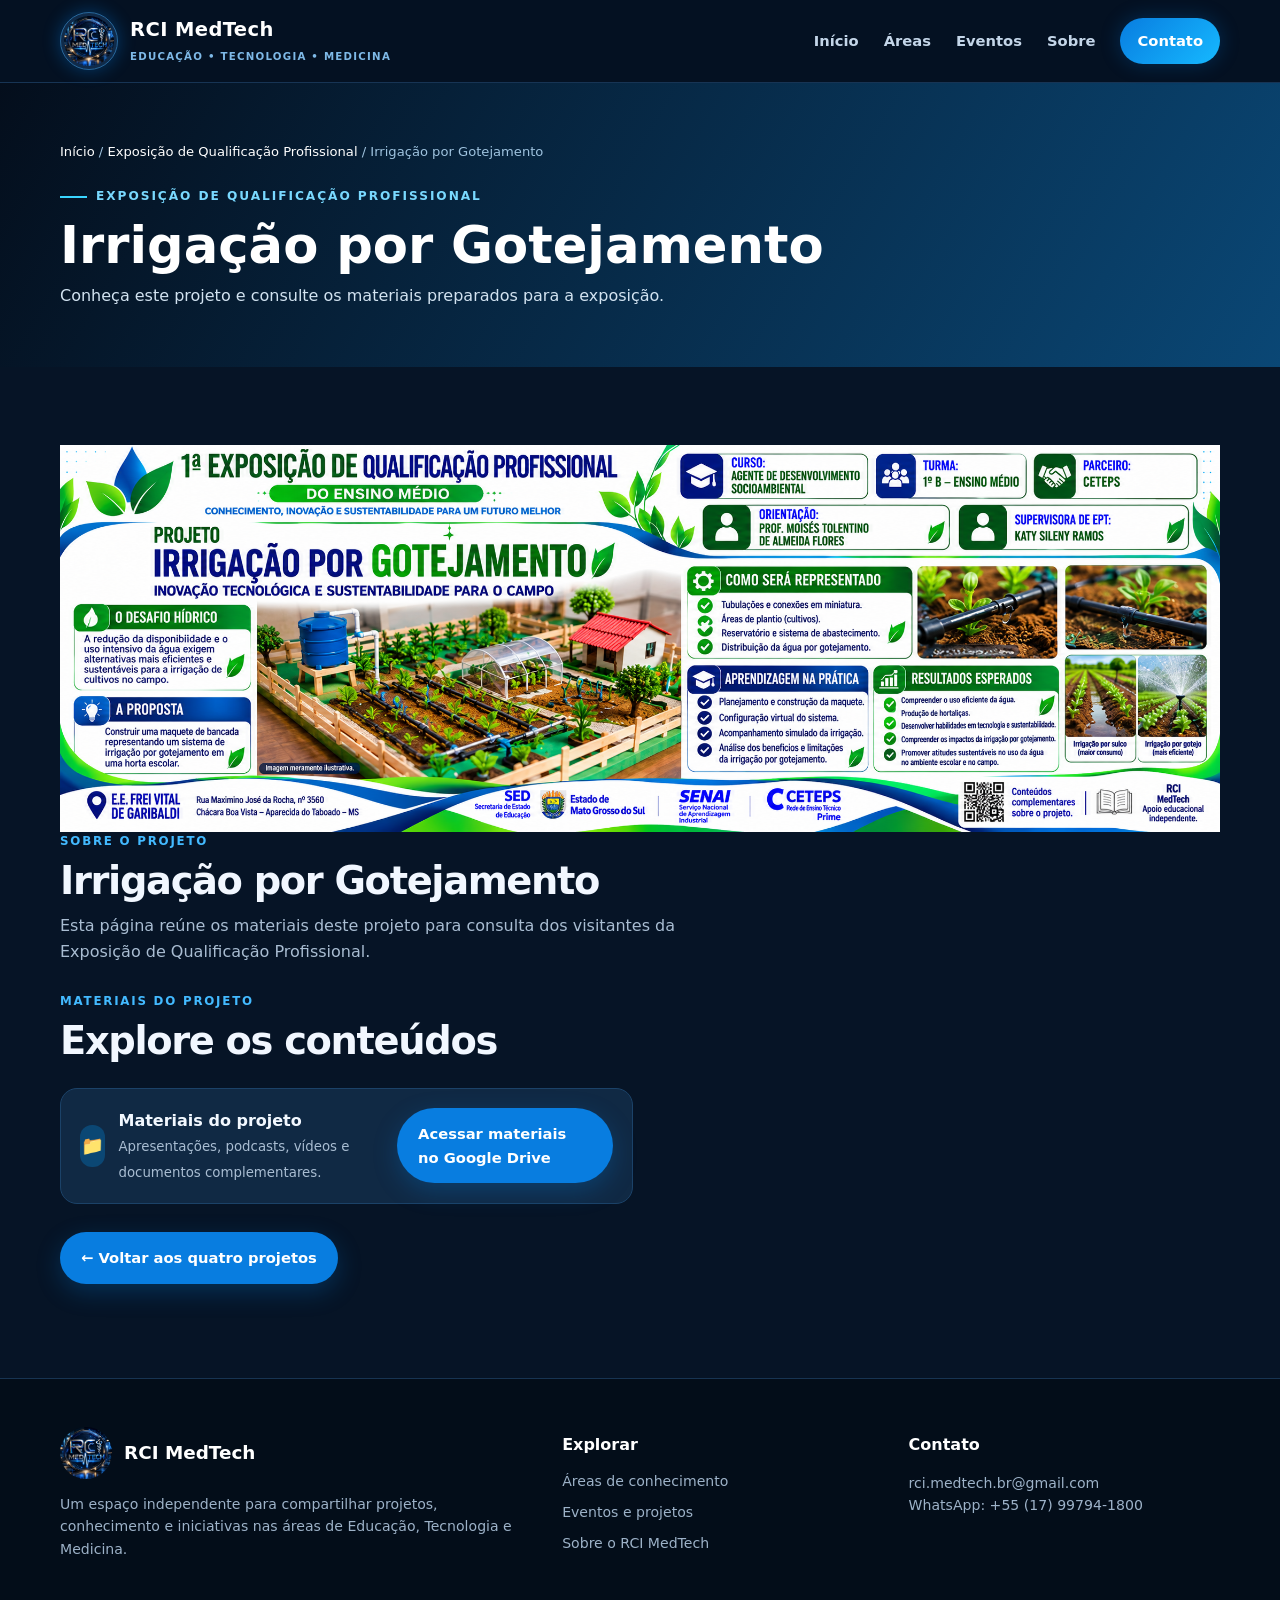
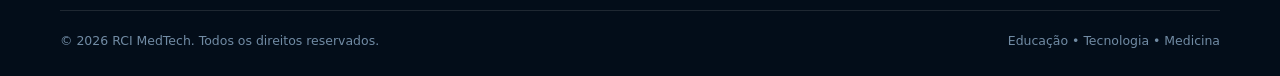
<file: eventos/senai-ceteps-2026/projetos/projeto-04.html>
<!doctype html>
<html lang="pt-BR">
<head>
<meta charset="utf-8">
<meta name="viewport" content="width=device-width, initial-scale=1">
<meta name="description" content="Materiais do projeto Irrigação por Gotejamento — Exposição de Qualificação Profissional.">
<title>Irrigação por Gotejamento | RCI MedTech</title>
<link rel="stylesheet" href="../../../assets/css/style.css">
</head>

<body>
<header class="site-header">
  <div class="container nav-wrap">
    <a class="brand" href="../../../index.html" aria-label="RCI MedTech - início">
      <img src="../../../assets/img/logo-emblema.png" alt="Logotipo RCI MedTech" style="background:#102b4a;border-radius:50%;padding:3px">
      <span>
        <span class="brand-name">RCI MedTech</span>
        <span class="brand-tag">EDUCAÇÃO • TECNOLOGIA • MEDICINA</span>
      </span>
    </a>

    <button class="menu-toggle" aria-label="Abrir menu" aria-expanded="false">☰</button>

    <nav class="nav" aria-label="Navegação principal">
      <a href="../../../index.html">Início</a>
      <a href="../../../index.html#areas">Áreas</a>
      <a href="../../../eventos/senai-ceteps-2026/index.html">Eventos</a>
      <a href="../../../index.html#sobre">Sobre</a>
      <a class="nav-cta" href="../../../index.html#contato">Contato</a>
    </nav>
  </div>
</header>

<main>
<section class="page-hero">
  <div class="container">
    <div class="breadcrumb">
      <a href="../../../index.html">Início</a> /
      <a href="../index.html">Exposição de Qualificação Profissional</a> /
      Irrigação por Gotejamento
    </div>
    <div class="eyebrow">Exposição de Qualificação Profissional</div>
    <h1>Irrigação por Gotejamento</h1>
    <p>Conheça este projeto e consulte os materiais preparados para a exposição.</p>
  </div>
</section>

<section class="section">
  <div class="container">

    <img class="project-detail-banner" src="../../../assets/img/banner-irrigacao-gotejamento.png" alt="Irrigação por Gotejamento">

    <div class="kicker">Sobre o projeto</div>
    <h2>Irrigação por Gotejamento</h2>

    <p class="section-intro">
      Esta página reúne os materiais deste projeto para consulta dos visitantes da Exposição de Qualificação Profissional.
    </p>

    <div style="height:28px"></div>

    <div class="kicker">Materiais do projeto</div>
    <h2>Explore os conteúdos</h2>

    <div class="material-list" style="margin-top:24px">
      <div class="material">
        <div class="material-icon">📁</div>
        <div>
          <strong>Materiais do projeto</strong>
          <small>Apresentações, podcasts, vídeos e documentos complementares.</small>
        </div>
        <a class="btn btn-primary"
           style="background:var(--blue);color:#fff"
           href="https://drive.google.com/drive/u/3/folders/1ghpu4xvDp6YZv_vgq-pdmOCdaK3XkkZH"
           target="_blank"
           rel="noopener noreferrer">
          Acessar materiais no Google Drive
        </a>
      </div>
    </div>

    <p style="margin-top:28px">
      <a class="btn btn-primary" style="background:var(--blue);color:#fff" href="../index.html">
        ← Voltar aos quatro projetos
      </a>
    </p>

  </div>
</section>
</main>

<footer class="site-footer">
  <div class="container">
    <div class="footer-grid">
      <div>
        <div class="footer-brand">
          <img src="../../../assets/img/logo-emblema.png" alt="">
          <strong>RCI MedTech</strong>
        </div>
        <p>Um espaço independente para compartilhar projetos, conhecimento e iniciativas nas áreas de Educação, Tecnologia e Medicina.</p>
      </div>

      <div>
        <h4>Explorar</h4>
        <div class="footer-links">
          <a href="../../../index.html#areas">Áreas de conhecimento</a>
          <a href="../../../eventos/senai-ceteps-2026/index.html">Eventos e projetos</a>
          <a href="../../../index.html#sobre">Sobre o RCI MedTech</a>
        </div>
      </div>

      <div>
        <h4>Contato</h4>
        <p>
          <a href="mailto:rci.medtech.br@gmail.com">rci.medtech.br@gmail.com</a><br>
          <a href="https://wa.me/5517997941800" target="_blank" rel="noopener">WhatsApp: +55 (17) 99794-1800</a>
        </p>
      </div>
    </div>

    <div class="footer-bottom">
      <span>© 2026 RCI MedTech. Todos os direitos reservados.</span>
      <span>Educação • Tecnologia • Medicina</span>
    </div>
  </div>
</footer>

<script src="../../../assets/js/main.js"></script>
</body>
</html>
</file>
<file: assets/css/style.css>
:root{--navy:#061426;--navy2:#0b2340;--blue:#087de0;--blue2:#21a9ff;--cyan:#39d5ff;--ink:#eaf3ff;--muted:#a9bad0;--line:#1d3a5b;--paper:#091b30;--white:#102944;--shadow:0 18px 50px rgba(0,0,0,.28);--radius:22px;--max:1160px}
*{box-sizing:border-box}html{scroll-behavior:smooth}body{margin:0;font-family:Inter,ui-sans-serif,system-ui,-apple-system,"Segoe UI",Arial,sans-serif;color:var(--ink);background:#061426;line-height:1.6}a{color:inherit;text-decoration:none}img{max-width:100%;display:block}.container{width:min(var(--max),calc(100% - 40px));margin-inline:auto}
.site-header{position:sticky;top:0;z-index:20;background:rgba(5,18,34,.94);backdrop-filter:blur(14px);border-bottom:1px solid #173454}.nav-wrap{height:82px;display:flex;align-items:center;justify-content:space-between;gap:24px}.brand{display:flex;align-items:center;gap:12px;min-width:220px}.brand img{width:58px;height:58px;object-fit:cover;border-radius:50%;border:1px solid #28679a;box-shadow:0 0 18px #008cff55}.brand-name{font-weight:850;letter-spacing:.02em;font-size:1.22rem;color:#fff;line-height:1.1}.brand-tag{display:block;font-size:.64rem;letter-spacing:.12em;color:#7eb9e7;font-weight:700;margin-top:5px}.nav{display:flex;align-items:center;gap:25px;font-size:.92rem;font-weight:650;color:#c4d6e9}.nav a:hover,.nav a.active{color:var(--cyan)}.nav-cta{background:linear-gradient(135deg,#087de0,#16b9ff);color:#fff!important;padding:11px 17px;border-radius:999px;box-shadow:0 0 20px #087de044}.menu-toggle{display:none;border:1px solid var(--line);background:#102944;color:#fff;border-radius:12px;padding:9px 12px;font-size:1.2rem}
.hero{position:relative;overflow:hidden;background:radial-gradient(circle at 78% 18%,rgba(0,151,255,.26),transparent 28%),linear-gradient(120deg,#040e1c 0%,#082344 56%,#064d80 100%);color:#fff;padding:82px 0 88px}.hero:after{content:"";position:absolute;width:520px;height:520px;border:1px solid rgba(80,190,255,.18);border-radius:50%;right:-130px;bottom:-320px;box-shadow:0 0 0 48px rgba(40,160,255,.035),0 0 0 96px rgba(40,160,255,.025)}.hero-grid{position:relative;z-index:1;display:grid;grid-template-columns:1.05fr .95fr;align-items:center;gap:54px}.eyebrow{display:inline-flex;align-items:center;gap:9px;color:#79d9ff;font-size:.76rem;font-weight:800;letter-spacing:.16em;text-transform:uppercase}.eyebrow:before{content:"";width:27px;height:2px;background:var(--cyan)}.hero h1{font-size:clamp(2.5rem,5vw,4.35rem);line-height:1.04;letter-spacing:-.045em;margin:19px 0 20px;max-width:720px}.hero h1 span{color:#48c9ff;text-shadow:0 0 24px #009dff55}.hero-copy{font-size:1.1rem;color:#c6dcef;max-width:650px;margin:0 0 30px}.actions{display:flex;flex-wrap:wrap;gap:12px}.btn{display:inline-flex;align-items:center;justify-content:center;gap:9px;padding:13px 20px;border-radius:999px;font-weight:750;font-size:.92rem;transition:.2s;border:1px solid transparent;cursor:pointer}.btn-primary{background:linear-gradient(135deg,#087de0,#20b9ff);color:#fff;box-shadow:0 8px 24px #007bdb44}.btn-primary:hover{transform:translateY(-2px);box-shadow:0 10px 28px #079dff66}.btn-outline{border-color:#4384b5;color:#eaf7ff}.btn-outline:hover{background:#ffffff12}.hero-mark{display:flex;justify-content:center;align-items:center;min-height:310px}.hero-mark img{width:min(100%,570px);filter:drop-shadow(0 12px 35px rgba(0,140,255,.22))}.hero-note{margin-top:20px;color:#91b6d4;font-size:.82rem}
.section{padding:78px 0;background:#061426}.section-soft{background:linear-gradient(180deg,#081b30,#0a2038)}.section-head{display:flex;justify-content:space-between;align-items:end;gap:25px;margin-bottom:30px}.kicker{font-size:.74rem;text-transform:uppercase;letter-spacing:.15em;font-weight:850;color:#43baff}h2{font-size:clamp(1.8rem,3vw,2.55rem);letter-spacing:-.035em;line-height:1.15;margin:8px 0 10px;color:#f1f7ff}.section-intro{color:#a9bdd2;max-width:660px;margin:0}.cards{display:grid;grid-template-columns:repeat(3,1fr);gap:20px}.card{background:linear-gradient(145deg,#102b48,#0b2037);border:1px solid #1b4268;border-radius:var(--radius);padding:26px;box-shadow:0 8px 25px rgba(0,0,0,.16);transition:.22s}.card:hover{transform:translateY(-5px);box-shadow:0 18px 40px #0005;border-color:#168fe0}.card-icon{width:50px;height:50px;border-radius:15px;background:#0b4774;color:#68d6ff;display:grid;place-items:center;font-size:1.35rem;margin-bottom:18px}.card h3{margin:0 0 8px;color:#f4f9ff;font-size:1.15rem}.card p{margin:0;color:#afc2d7;font-size:.94rem}.card-link{display:inline-flex;margin-top:19px;color:#53c7ff;font-weight:800;font-size:.88rem}
.event-feature{display:grid;grid-template-columns:.9fr 1.1fr;overflow:hidden;border-radius:28px;background:linear-gradient(135deg,#0c2b4b,#075b98);color:#fff;box-shadow:var(--shadow);border:1px solid #1b6598}.event-art{min-height:310px;background:radial-gradient(circle at 30% 25%,#19aaff55,transparent 30%),linear-gradient(145deg,#07172a,#0b4774);display:grid;place-items:center;padding:30px}.event-art img{width:min(100%,260px);border-radius:50%;filter:drop-shadow(0 0 28px #009dff55)}.event-content{padding:42px;align-self:center}.event-label{font-size:.72rem;letter-spacing:.15em;text-transform:uppercase;color:#7fe0ff;font-weight:850}.event-content h3{font-size:1.8rem;line-height:1.15;margin:12px 0}.event-content p{color:#d0e5f5;margin:0 0 22px}.event-content .btn{background:#eaf7ff;color:#08213a}
.about-grid{display:grid;grid-template-columns:.75fr 1.25fr;gap:50px;align-items:center}.about-logo{background:radial-gradient(circle,#123c60,#091c31);border:1px solid #1c4568;border-radius:26px;min-height:300px;display:grid;place-items:center;padding:30px}.about-logo img{width:min(100%,270px);border-radius:50%;filter:drop-shadow(0 0 24px #008cff55)}.about-text p{color:#afc2d7}.about-text strong{color:#fff}.pill-row{display:flex;flex-wrap:wrap;gap:9px;margin-top:20px}.pill{background:#103a5e;color:#a9e4ff;padding:8px 12px;border-radius:999px;font-size:.8rem;font-weight:750;border:1px solid #1b5b89}
.contact-grid{display:grid;grid-template-columns:1.2fr .8fr;gap:22px;align-items:start}.contact-form,.contact-option{background:linear-gradient(145deg,#102b48,#0b2037);border:1px solid #1b4268;border-radius:22px;padding:26px}.contact-form{display:grid;gap:10px}.contact-form label{font-weight:750;color:#eaf5ff;margin-top:5px}.contact-form input,.contact-form textarea{width:100%;font:inherit;color:#f1f7ff;background:#071a2e;border:1px solid #285071;border-radius:12px;padding:13px 14px;outline:none}.contact-form input:focus,.contact-form textarea:focus{border-color:#28b8ff;box-shadow:0 0 0 3px #168fe033}.contact-form input::placeholder,.contact-form textarea::placeholder{color:#7894ae}.contact-form textarea{resize:vertical}.contact-form button{justify-self:start;margin-top:8px}.contact-form small{color:#8fa9c1;font-size:.76rem}.contact-side{display:grid;gap:16px}.contact-option h3{margin:0 0 5px;color:#fff}.contact-option p{margin:0 0 12px;color:#b2c6da}.contact-option .contact-note{margin:0 0 14px;color:#8fa9c1;font-size:.88rem;line-height:1.6}.contact-option a{color:#58caff;font-weight:750}.contact-option .card-icon{margin-bottom:12px}
.site-footer{background:#030d19;color:#d2dfeb;padding:48px 0 25px;border-top:1px solid #173452}.footer-grid{display:grid;grid-template-columns:1.2fr .8fr .8fr;gap:35px}.footer-brand{display:flex;align-items:center;gap:12px;margin-bottom:14px}.footer-brand img{width:52px;height:52px;object-fit:cover;border-radius:50%}.footer-brand strong{font-size:1.15rem;color:#fff}.site-footer p,.site-footer a{color:#9db2c8;font-size:.88rem}.site-footer h4{color:#fff;margin:5px 0 13px}.footer-links{display:grid;gap:8px}.footer-bottom{border-top:1px solid #ffffff1c;margin-top:35px;padding-top:20px;color:#718ba4;font-size:.78rem;display:flex;justify-content:space-between;gap:15px;flex-wrap:wrap}
.page-hero{background:linear-gradient(120deg,#040e1c,#0a4775);color:#fff;padding:58px 0}.page-hero h1{font-size:clamp(2rem,4vw,3.3rem);line-height:1.1;margin:10px 0}.page-hero p{color:#d2e3f1;max-width:760px;margin:0}.breadcrumb{font-size:.82rem;color:#9fc3df;margin-bottom:18px}.breadcrumb a{color:#fff}.project-grid{display:grid;grid-template-columns:repeat(2,1fr);gap:18px}.project-card{background:linear-gradient(145deg,#102b48,#0b2037);border:1px solid #1b4268;border-radius:20px;padding:24px;display:flex;gap:18px;align-items:flex-start}.project-number{flex:0 0 48px;height:48px;border-radius:14px;background:#0b4774;color:#70d5ff;display:grid;place-items:center;font-weight:900}.project-card h3{margin:0 0 5px;color:#f4f9ff}.project-card p{margin:0;color:#afc2d7;font-size:.9rem}.material-list{display:grid;grid-template-columns:repeat(2,1fr);gap:15px}.material{border:1px solid #1b4268;border-radius:17px;padding:19px;display:flex;gap:13px;align-items:center;background:#102944}.material-icon{width:42px;height:42px;border-radius:12px;background:#0b4774;display:grid;place-items:center;color:#71d8ff;font-size:1.15rem}.material strong{display:block;color:#f2f8ff}.material small{color:#a9bdd2}.notice{background:#3a2c13;border:1px solid #72551e;border-radius:15px;padding:16px 18px;color:#f2d69b;font-size:.9rem}.coming{display:inline-block;border-radius:999px;background:#173b59;color:#a9dfff;padding:5px 9px;font-size:.7rem;font-weight:800;text-transform:uppercase;letter-spacing:.06em}
@media(max-width:850px){.nav{display:none;position:absolute;left:0;right:0;top:81px;background:#071a2e;border-bottom:1px solid var(--line);padding:18px 22px 22px;flex-direction:column;align-items:stretch;gap:14px}.nav.open{display:flex}.menu-toggle{display:block}.hero-grid,.event-feature,.about-grid,.contact-grid{grid-template-columns:1fr}.hero{padding:58px 0}.hero-mark{min-height:210px}.hero-mark img{width:min(100%,480px)}.cards{grid-template-columns:1fr 1fr}.footer-grid{grid-template-columns:1fr 1fr}}
@media(max-width:580px){.container{width:min(var(--max),calc(100% - 30px))}.nav-wrap{height:72px}.brand img{width:48px;height:48px}.brand{min-width:0}.nav{top:71px}.hero h1{font-size:2.55rem}.section{padding:58px 0}.cards,.project-grid,.material-list,.footer-grid{grid-template-columns:1fr}.section-head{display:block}.event-content{padding:28px}.event-art{min-height:190px}.about-logo{min-height:220px}.contact-form,.contact-option{padding:20px}}


/* Instituições parceiras — tratamento visual igualitário */
.partner-strip{margin-top:34px;padding:22px;background:rgba(4,16,30,.55);border:1px solid #1b4268;border-radius:22px}
.partner-strip-title{text-align:center;color:#a9c9e4;font-size:.76rem;font-weight:850;letter-spacing:.15em;text-transform:uppercase;margin-bottom:16px}
.partner-strip-grid{display:grid;grid-template-columns:repeat(4,minmax(0,1fr));gap:14px}
.partner-logo{height:142px;background:#fff;border:1px solid #dce7f0;border-radius:14px;padding:12px;display:flex;align-items:center;justify-content:center;overflow:hidden}
.partner-logo img{width:100%;height:100%;object-fit:contain;display:block}
.partner-section{background:linear-gradient(180deg,#061426,#081b30)}
.partner-grid{display:grid;grid-template-columns:repeat(4,minmax(0,1fr));gap:16px}
.partner-card{min-width:0;background:linear-gradient(145deg,#102b48,#0b2037);border:1px solid #1b4268;border-radius:20px;padding:15px;display:flex;flex-direction:column;gap:14px;box-shadow:0 8px 25px rgba(0,0,0,.16)}
.partner-card .partner-logo{height:150px;width:100%;padding:10px}
.partner-card h3{margin:0;color:#f4f9ff;font-size:.94rem;line-height:1.35;text-align:center;min-height:2.55em;display:flex;align-items:center;justify-content:center}
.material-pending{opacity:.92;position:relative;min-height:88px;padding-right:96px}
.material-pending .coming{margin-left:auto;white-space:nowrap}
@media(max-width:900px){.partner-grid{grid-template-columns:repeat(2,minmax(0,1fr))}.partner-strip-grid{grid-template-columns:repeat(2,minmax(0,1fr))}}
@media(max-width:580px){.partner-grid,.partner-strip-grid{grid-template-columns:1fr 1fr}.partner-logo{height:112px}.partner-card .partner-logo{height:112px}.partner-card{padding:10px}.partner-card h3{font-size:.82rem}.material-pending{padding-right:16px;flex-wrap:wrap}.material-pending .coming{margin-left:55px}}


/* Correção definitiva do layout dos banners dos projetos */
a[class*="banner"] {
    display: flex !important;
    flex-direction: column !important;
    align-items: stretch !important;
    overflow: hidden !important;
    min-width: 0 !important;
    height: auto !important;
}

a[class*="banner"] > img {
    display: block !important;
    position: static !important;
    width: 100% !important;
    height: auto !important;
    max-width: 100% !important;
    object-fit: contain !important;
}

a[class*="banner"] > span {
    display: flex !important;
    position: static !important;
    flex-direction: column !important;
    width: 100% !important;
    height: auto !important;
    padding: 20px !important;
    box-sizing: border-box !important;
    transform: none !important;
}

.grade-de-projetos-banners {
    display: grid !important;
    grid-template-columns: repeat(2, minmax(0, 1fr)) !important;
    gap: 22px !important;
}

@media (max-width: 900px) {
    .grade-de-projetos-banners {
        grid-template-columns: 1fr !important;
    }
}


/* Cadastro público — RCI MedTech */
.registration-page{min-height:100vh}
.registration-hero{padding:54px 0 62px}
.registration-hero h1{max-width:850px}
.registration-layout{display:grid;grid-template-columns:minmax(0,1.35fr) minmax(260px,.65fr);gap:24px;align-items:start}
.registration-form,.registration-aside{background:linear-gradient(145deg,#102b48,#0b2037);border:1px solid #1b4268;border-radius:22px;padding:clamp(20px,4vw,34px);box-shadow:0 12px 35px rgba(0,0,0,.18)}
.registration-form{display:grid;gap:11px}
.registration-section-heading{margin-bottom:8px}
.registration-section-heading h2{font-size:1.65rem;margin:7px 0}
.registration-section-heading .section-intro{font-size:.92rem}
.registration-form label:not(.registration-consent){font-weight:750;color:#eaf5ff;margin-top:5px}
.registration-form input:not([type=checkbox]),.registration-form select,.registration-form textarea{width:100%;font:inherit;color:#f1f7ff;background:#071a2e;border:1px solid #285071;border-radius:12px;padding:13px 14px;outline:none;min-height:49px}
.registration-form select{color-scheme:dark}
.registration-form input:focus,.registration-form select:focus,.registration-form textarea:focus{border-color:#28b8ff;box-shadow:0 0 0 3px #168fe033}
.registration-form input::placeholder,.registration-form textarea::placeholder{color:#7894ae}
.registration-form textarea{resize:vertical}
.registration-fields-two{display:grid;grid-template-columns:1fr 1fr;gap:14px}
.registration-fields-two>div{min-width:0}
.registration-security-heading{margin-top:20px}
.registration-privacy-note{background:#071a2e;border:1px solid #285071;border-radius:13px;padding:15px;color:#b8cde0;font-size:.88rem;line-height:1.65}
.registration-consent{display:flex;align-items:flex-start;gap:11px;color:#dceafa;font-size:.9rem;line-height:1.5;margin:8px 0}
.registration-consent input{flex:0 0 18px;width:18px;height:18px;margin:3px 0 0;accent-color:#087de0}
.turnstile-wrap{min-height:66px;display:flex;align-items:center;overflow-x:auto;margin:5px 0}
.registration-submit{justify-self:start}
.registration-submit:disabled{opacity:.65;cursor:wait}
.registration-status{display:none;border-radius:12px;padding:13px 15px;font-size:.9rem;line-height:1.5}
.registration-status:not(:empty){display:block}
.registration-status.is-pending{background:#102f4b;border:1px solid #2874a7;color:#c4e7ff}
.registration-status.is-success{background:#103b32;border:1px solid #247e68;color:#c8ffec}
.registration-status.is-error,.registration-status.is-security{background:#402322;border:1px solid #9a5149;color:#ffd9d5}
.registration-footnote{font-size:.78rem;color:#91a9c1;margin:0}
.registration-aside{position:sticky;top:105px}
.registration-aside-mark{width:100%;display:grid;place-items:center;padding:18px;margin-bottom:15px;background:radial-gradient(circle,#123c60,#091c31);border:1px solid #1c4568;border-radius:18px}
.registration-aside-mark img{width:min(100%,155px);border-radius:50%}
.registration-aside h2{font-size:1.45rem;line-height:1.2}
.registration-aside p,.registration-aside li{color:#afc2d7;font-size:.91rem}
.registration-aside ul{padding-left:20px;display:grid;gap:9px;margin:18px 0 24px}
.registration-page .footer-bottom{align-items:center}
@media(max-width:850px){.registration-layout{grid-template-columns:1fr}.registration-aside{position:static}.registration-aside-mark{max-width:220px;margin-inline:auto}}
@media(max-width:580px){.registration-fields-two{grid-template-columns:1fr;gap:8px}.registration-form,.registration-aside{padding:20px}.registration-hero{padding:40px 0 46px}}
</file>
